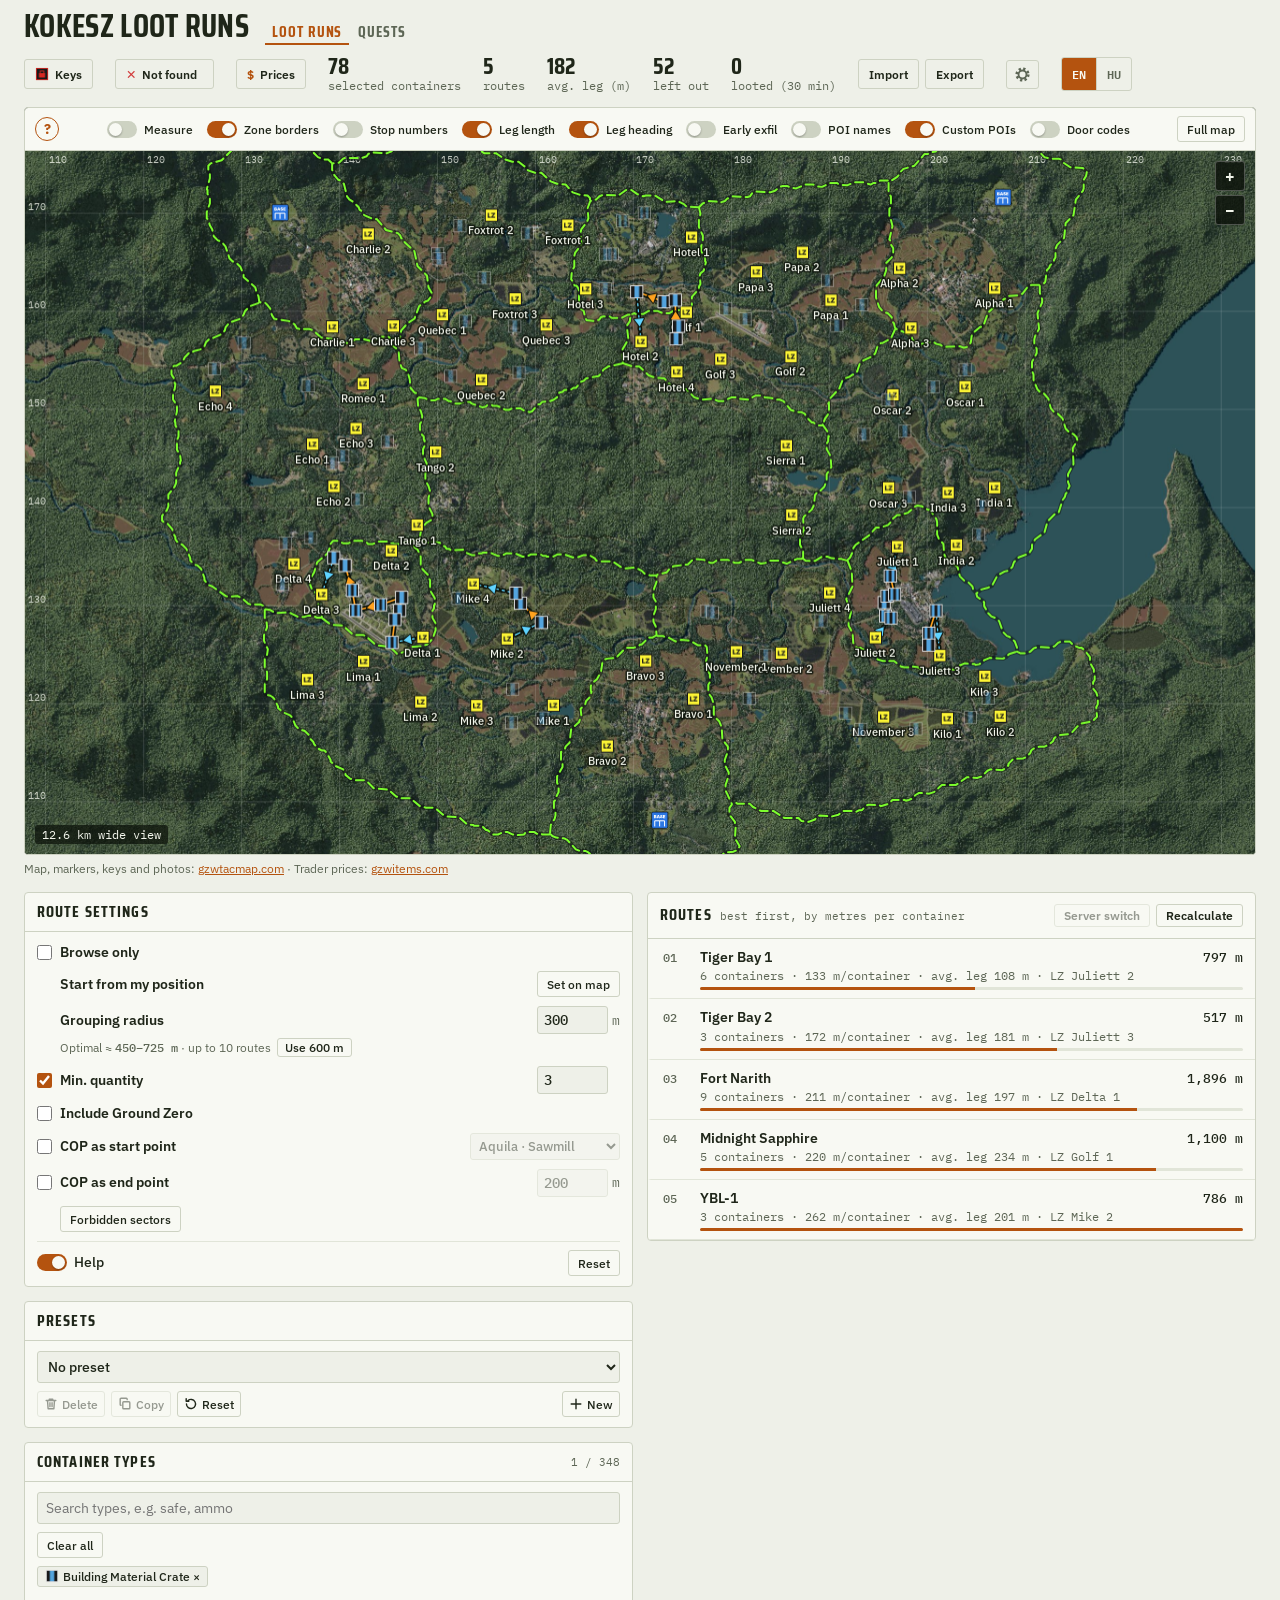
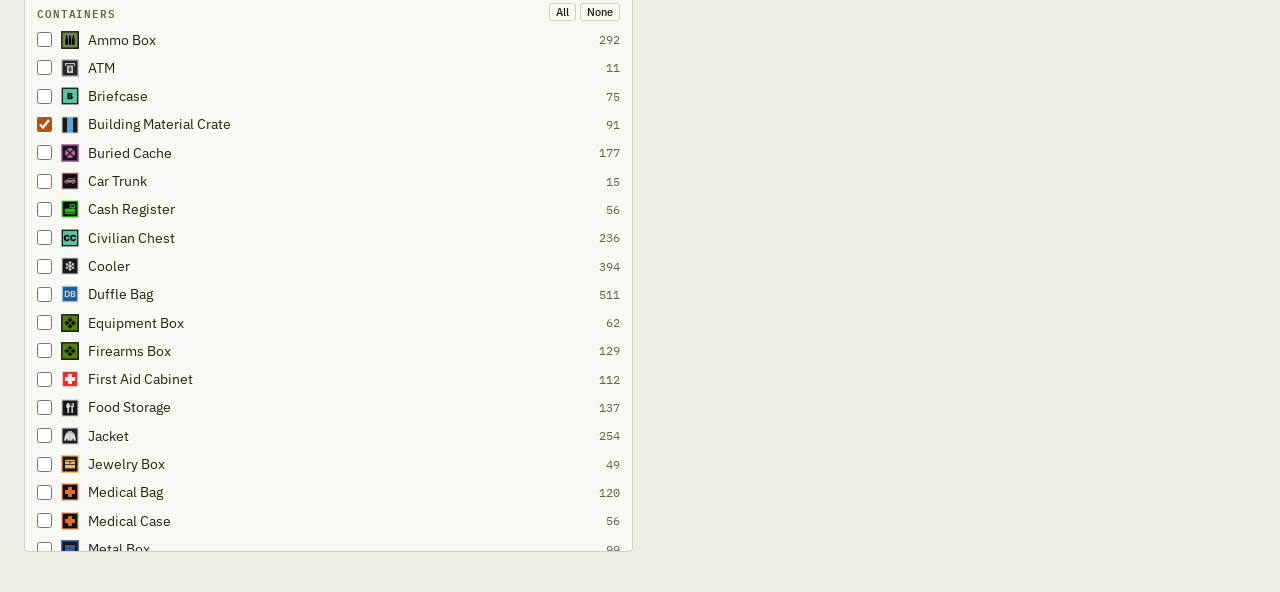
<file: index.html>
<!doctype html>
<html lang="en">
  <head>
    <meta charset="utf-8" />
    <meta name="viewport" content="width=device-width, initial-scale=1" />
    <!-- Search and link previews. The address is the GitHub Pages one (also in sitemap.xml); change both if it moves. -->
    <title>Gray Zone Warfare Loot Run Planner | Kokesz Loot Runs</title>
    <meta
      name="description"
      content="Gray Zone Warfare loot run planner for Lamang: pick containers, get the shortest loot routes from the nearest LZ, COP or your position. Keys, notes, prices."
    />
    <meta
      name="keywords"
      content="Gray Zone Warfare, GZW, loot run, loot route, loot map, Lamang map, container map, route planner, keys, trader sell prices"
    />
    <link rel="canonical" href="https://4dd4m.github.io/gzwClusters/" />
    <meta name="theme-color" content="#151a13" />
    <link rel="icon" href="favicon.svg" type="image/svg+xml" />
    <meta property="og:type" content="website" />
    <meta property="og:site_name" content="Kokesz Loot Runs" />
    <meta property="og:title" content="Gray Zone Warfare Loot Run Planner" />
    <meta
      property="og:description"
      content="Pick containers on the Lamang map and get the shortest loot routes from the nearest LZ, COP or your position. Keys, looted ticks, notes, custom POIs and trader prices."
    />
    <meta property="og:url" content="https://4dd4m.github.io/gzwClusters/" />
    <meta property="og:image" content="https://4dd4m.github.io/gzwClusters/og-image.jpg" />
    <meta property="og:image:width" content="1200" />
    <meta property="og:image:height" content="630" />
    <meta property="og:image:alt" content="Loot routes drawn on the Lamang map of Gray Zone Warfare" />
    <meta property="og:locale" content="en_US" />
    <meta property="og:locale:alternate" content="hu_HU" />
    <meta name="twitter:card" content="summary_large_image" />
    <meta name="twitter:title" content="Gray Zone Warfare Loot Run Planner" />
    <meta
      name="twitter:description"
      content="Shortest loot routes on the Lamang map, from the nearest LZ, COP or your position."
    />
    <meta name="twitter:image" content="https://4dd4m.github.io/gzwClusters/og-image.jpg" />
    <script type="application/ld+json">
      {
        "@context": "https://schema.org",
        "@type": "WebApplication",
        "name": "Kokesz Loot Runs",
        "alternateName": "Gray Zone Warfare Loot Run Planner",
        "url": "https://4dd4m.github.io/gzwClusters/",
        "image": "https://4dd4m.github.io/gzwClusters/og-image.jpg",
        "description": "Gray Zone Warfare loot run planner for the Lamang map: groups the containers you pick into routes, orders each by the shortest walk and starts it from the nearest landing zone, a COP or your position.",
        "applicationCategory": "GameApplication",
        "operatingSystem": "Any (web browser)",
        "inLanguage": ["en", "hu"],
        "isAccessibleForFree": true,
        "offers": { "@type": "Offer", "price": "0", "priceCurrency": "USD" },
        "about": { "@type": "VideoGame", "name": "Gray Zone Warfare" }
      }
    </script>
    <link rel="preconnect" href="https://fonts.googleapis.com" />
    <link
      rel="stylesheet"
      href="https://fonts.googleapis.com/css2?family=Saira+Condensed:wght@500;700&family=IBM+Plex+Sans:wght@400;500;600&family=IBM+Plex+Mono:wght@400;500&display=swap"
    />
    <link rel="stylesheet" href="app.css" />
  </head>
  <!-- Text comes from i18n.js (English or Hungarian): data-i18n* attributes name the keys. -->
  <body>
    <!-- for visitors and crawlers without JavaScript: what the page is -->
    <noscript>
      <p class="noscript">
        Kokesz Loot Runs is a Gray Zone Warfare loot run planner for the Lamang map: pick the container types you want, and
        it groups them into routes, puts each route in the shortest walking order and starts it from the nearest landing
        zone, a COP or your own position. It also shows key-locked doors, trader sell prices, notes and your own POIs.
        Turn on JavaScript to use it.
      </p>
    </noscript>
    <header>
      <div class="brandrow">
        <h1>Kokesz Loot Runs</h1>
        <nav class="sitenav" data-i18n-aria="nav.aria">
          <a href="index.html" aria-current="page" data-i18n="nav.planner"></a><a href="quests.html" data-i18n="nav.quests"></a>
        </nav>
      </div>
      <div class="stats">
        <button type="button" id="keysBtn" class="keysbtn" aria-haspopup="dialog">
          <img alt="" id="keysIc" /><span data-i18n="keys.btn"></span>
        </button>
        <button type="button" id="nfBtn" class="keysbtn nfbtn" aria-haspopup="dialog" data-i18n-title="nf.btnTitle">
          <i aria-hidden="true">✕</i><span data-i18n="nf.btn"></span><small id="nfCount"></small>
        </button>
        <button type="button" id="prBtn" class="keysbtn prbtn" aria-haspopup="dialog" data-i18n-title="pr.btnTitle">
          <i aria-hidden="true">$</i><span data-i18n="pr.btn"></span>
        </button>
        <div><b id="stContainers">0</b><span data-i18n="st.containers"></span></div>
        <div class="rt"><b id="stRuns">0</b><span data-i18n="st.runs"></span></div>
        <div class="rt"><b id="stAvg">–</b><span data-i18n="st.avg"></span></div>
        <div class="rt"><b id="stLeft">0</b><span data-i18n="st.left"></span></div>
        <div class="rt" data-i18n-title="st.lootedTitle"><b id="stLooted">0</b><span data-i18n="st.looted"></span></div>
        <div class="io">
          <button type="button" id="importBtn" data-i18n="io.import" data-i18n-title="io.importTitle"></button>
          <button type="button" id="exportBtn" data-i18n="io.export" data-i18n-title="io.exportTitle"></button>
          <input type="file" id="importFile" accept=".json,application/json" hidden />
        </div>
        <button type="button" id="cfgBtn" class="cfgbtn" aria-haspopup="dialog" data-i18n-title="cfg.btnTitle" data-i18n-aria="cfg.btnTitle">
          <svg viewBox="0 0 24 24" width="17" height="17" aria-hidden="true">
            <circle cx="12" cy="12" r="8.2" fill="none" stroke="currentColor" stroke-width="3.6" stroke-dasharray="3.2 3.24" />
            <circle cx="12" cy="12" r="5.6" fill="none" stroke="currentColor" stroke-width="2.6" />
          </svg>
        </button>
        <div class="lang" role="radiogroup" aria-label="Language / Nyelv">
          <button type="button" role="radio" data-lang="en" aria-checked="true" title="English">EN</button
          ><button type="button" role="radio" data-lang="hu" aria-checked="false" title="Magyar">HU</button>
        </div>
      </div>
    </header>
    <dialog id="keys" aria-labelledby="keysT">
      <div class="dlghead">
        <h2 id="keysT" data-i18n="keys.title"></h2>
        <button type="button" id="keysClose" data-i18n="close"></button>
      </div>
      <div class="ktabs" id="ktabs" role="tablist" data-i18n-aria="keys.tabs">
        <button type="button" role="tab" id="ktab1" aria-controls="kpan1">
          <span data-i18n="keys.tab1"></span><small id="kc1"></small>
        </button>
        <button type="button" role="tab" id="ktab2" aria-controls="kpan2">
          <span data-i18n="keys.tab2"></span><small id="kc2"></small>
        </button>
      </div>
      <p class="dlgnote" id="keysNote"></p>
      <p class="dlgnote kroute" id="kRoute" hidden><i aria-hidden="true"></i><span></span></p>
      <div class="keygrid" id="kpan1" role="tabpanel" aria-labelledby="ktab1"></div>
      <div class="keygrid" id="kpan2" role="tabpanel" aria-labelledby="ktab2"></div>
      <div class="kpop" id="kpop" hidden>
        <canvas></canvas>
        <div class="kprow">
          <img alt="" />
          <div><b></b><span></span><span></span><span></span><span></span></div>
        </div>
      </div>
    </dialog>
    <dialog id="nfDlg" aria-labelledby="nfT">
      <div class="dlghead">
        <h2 id="nfT" data-i18n="nf.title"></h2>
        <span class="nfhead"
          ><button type="button" id="nfClear" data-i18n="nf.clearAll"></button
          ><button type="button" id="nfClose" data-i18n="close"></button
        ></span>
      </div>
      <p class="dlgnote" data-i18n="nf.note"></p>
      <div class="nflist" id="nfList"></div>
    </dialog>
    <dialog id="cfgDlg" aria-labelledby="cfgT">
      <div class="dlghead">
        <h2 id="cfgT" data-i18n="cfg.title"></h2>
        <span class="nfhead"
          ><button type="button" id="cfgReset" data-i18n="cfg.reset"></button
          ><button type="button" id="cfgClose" data-i18n="close"></button
        ></span>
      </div>
      <p class="dlgnote" data-i18n="cfg.note"></p>
      <div class="cfg">
        <fieldset>
          <legend data-i18n="cfg.route"></legend>
          <label><span data-i18n="cfg.color"></span><input type="color" data-st="routeColor" /></label>
          <label><span data-i18n="cfg.line"></span><select data-st="routeLine"></select></label>
          <label><span data-i18n="cfg.width"></span><input type="range" min="1" max="7" step="0.1" data-st="routeWidth" /><output></output></label>
        </fieldset>
        <fieldset>
          <legend data-i18n="cfg.leg"></legend>
          <label><span data-i18n="cfg.color"></span><input type="color" data-st="legColor" /></label>
          <label><span data-i18n="cfg.line"></span><select data-st="legLine"></select></label>
          <label><span data-i18n="cfg.width"></span><input type="range" min="1" max="6" step="0.1" data-st="legWidth" /><output></output></label>
        </fieldset>
        <fieldset>
          <legend data-i18n="cfg.arrows"></legend>
          <label><span data-i18n="cfg.arrow"></span><select data-st="arrow"></select></label>
          <label><span data-i18n="cfg.arrowSize"></span><input type="range" min="4" max="14" step="0.5" data-st="arrowSize" /><output></output></label>
        </fieldset>
        <fieldset>
          <legend data-i18n="cfg.icons"></legend>
          <label><span data-i18n="cfg.iconSize"></span><input type="range" min="60" max="180" step="5" data-st="iconSize" /><output></output></label>
          <label><span data-i18n="cfg.lzSize"></span><input type="range" min="60" max="180" step="5" data-st="lzSize" /><output></output></label>
          <label><span data-i18n="cfg.cmSize"></span><input type="range" min="60" max="180" step="5" data-st="cmSize" /><output></output></label>
        </fieldset>
        <fieldset>
          <legend data-i18n="cfg.opacity"></legend>
          <label><span data-i18n="cfg.opLooted"></span><input type="range" min="5" max="100" step="5" data-st="opLooted" /><output></output></label>
          <label><span data-i18n="cfg.opExcl"></span><input type="range" min="5" max="100" step="5" data-st="opExcl" /><output></output></label>
          <label><span data-i18n="cfg.opNf"></span><input type="range" min="5" max="100" step="5" data-st="opNf" /><output></output></label>
          <label><span data-i18n="cfg.opLeft"></span><input type="range" min="5" max="100" step="5" data-st="opLeft" /><output></output></label>
          <label><span data-i18n="cfg.opOther"></span><input type="range" min="5" max="100" step="5" data-st="opOther" /><output></output></label>
        </fieldset>
      </div>
    </dialog>
    <div class="ctxmenu" id="ctxMenu" role="menu" data-i18n-aria="ctx.aria" hidden>
      <button type="button" role="menuitem" id="ctxAdd" data-i18n="ctx.add"></button>
      <button type="button" role="menuitem" id="ctxEdit" data-i18n="ctx.edit"></button>
      <button type="button" role="menuitem" id="ctxRoute"></button>
      <button type="button" role="menuitem" id="ctxNf"></button>
      <button type="button" role="menuitem" id="ctxCode" data-i18n="ctx.code"></button>
      <button type="button" role="menuitem" id="ctxNote"></button>
    </div>
    <dialog id="noteDlg" aria-labelledby="noteT">
      <div class="dlghead"><h2 id="noteT"></h2></div>
      <form id="noteForm" class="dlgform" novalidate>
        <label for="noteText" id="noteFor"></label>
        <textarea id="noteText" rows="4" maxlength="300" data-i18n-placeholder="note.ph"></textarea>
        <div class="dlgbtns">
          <button type="button" id="noteDel" class="danger" data-i18n="note.del"></button>
          <button type="button" id="noteCancel" data-i18n="preset.cancel"></button>
          <button type="submit" id="noteOk" class="primary"></button>
        </div>
      </form>
    </dialog>
    <dialog id="cmDlg" aria-labelledby="cmT">
      <div class="dlghead"><h2 id="cmT"></h2></div>
      <form id="cmForm" class="dlgform" novalidate>
        <label for="cmName" data-i18n="cm.nameLabel"></label>
        <input type="text" id="cmName" maxlength="40" autocomplete="off" data-i18n-placeholder="cm.namePh" />
        <span class="dlglabel" id="cmIconLbl" data-i18n="cm.iconLabel"></span>
        <div class="cmicons" id="cmIcons" role="radiogroup" aria-labelledby="cmIconLbl"></div>
        <div class="dlgbtns">
          <button type="button" id="cmDel" class="danger" data-i18n="cm.del"></button>
          <button type="button" id="cmCancel" data-i18n="preset.cancel"></button>
          <button type="submit" id="cmOk" class="primary"></button>
        </div>
      </form>
    </dialog>
    <dialog id="rtDlg" aria-labelledby="rtT">
      <div class="dlghead"><h2 id="rtT" data-i18n="rt.title"></h2></div>
      <form id="rtForm" class="dlgform" novalidate>
        <p class="rtfor" id="rtFor"></p>
        <p class="rtnote" data-i18n="rt.note"></p>
        <label for="rtType" data-i18n="rt.typeLabel"></label>
        <select id="rtType"></select>
        <input type="text" id="rtNew" maxlength="40" autocomplete="off" data-i18n-placeholder="rt.newPh" data-i18n-aria="rt.newPh" hidden />
        <label for="rtSec" data-i18n="rt.secLabel"></label>
        <select id="rtSec"></select>
        <div class="dlgbtns">
          <button type="button" id="rtOff" class="danger" data-i18n="rt.off"></button>
          <button type="button" id="rtCancel" data-i18n="preset.cancel"></button>
          <button type="submit" id="rtOk" class="primary"></button>
        </div>
      </form>
    </dialog>
    <dialog id="prDlg" aria-labelledby="prT">
      <div class="dlghead">
        <h2 id="prT" data-i18n="pr.title"></h2>
        <span class="nfhead"
          ><a
            class="btnlink"
            href="https://gzwitems.com/contribute"
            target="_blank"
            rel="noopener"
            data-i18n="pr.report"
            data-i18n-title="pr.reportTitle"
          ></a
          ><button type="button" id="prClose" data-i18n="close"></button
        ></span>
      </div>
      <p class="dlgnote" data-i18n-html="pr.note"></p>
      <div class="prbar">
        <input type="search" id="prQ" data-i18n-placeholder="pr.searchPh" data-i18n-aria="pr.searchAria" />
        <select id="prCat" data-i18n-aria="pr.catAria"></select>
        <label><input type="checkbox" id="prFresh" /><span data-i18n="pr.fresh"></span></label>
        <label><input type="checkbox" id="prZero" /><span data-i18n="pr.zero"></span><small id="prZeroN"></small></label>
      </div>
      <p class="prstat" id="prStat" role="status"></p>
      <div class="prlist" id="prList">
        <table>
          <thead>
            <tr>
              <th><span class="sr" data-i18n="pr.thIcon"></span></th>
              <th data-k="name"><button type="button" data-i18n="pr.thItem"></button></th>
              <th data-k="price"><button type="button" data-i18n="pr.thPrice"></button></th>
              <th data-k="slot"><button type="button" data-i18n="pr.thSlot" data-i18n-title="pr.thSlotTitle"></button></th>
              <th data-k="at"><button type="button" data-i18n="pr.thAt"></button></th>
            </tr>
          </thead>
          <tbody id="prRows"></tbody>
        </table>
      </div>
    </dialog>
    <dialog id="secDlg" aria-labelledby="secT">
      <div class="dlghead">
        <h2 id="secT" data-i18n="sec.title"></h2>
        <button type="button" id="secClose" data-i18n="close"></button>
      </div>
      <p class="dlgnote" data-i18n="sec.note"></p>
      <div class="seclist" id="secList"></div>
    </dialog>
    <dialog id="clearDlg" aria-labelledby="clearT" aria-describedby="clearD">
      <div class="dlghead"><h2 id="clearT" data-i18n="clear.title"></h2></div>
      <p class="confirmtxt" id="clearD" data-i18n="clear.text"></p>
      <div class="dlgbtns">
        <button type="button" id="clearNo" data-i18n="clear.no"></button>
        <button type="button" id="clearYes" class="danger" data-i18n="clear.yes"></button>
      </div>
    </dialog>
    <dialog id="presetDlg" aria-labelledby="presetT">
      <div class="dlghead"><h2 id="presetT" data-i18n="preset.newTitle"></h2></div>
      <form id="presetForm" class="dlgform" novalidate>
        <label for="presetName" data-i18n="preset.nameLabel"></label>
        <input type="text" id="presetName" maxlength="40" autocomplete="off" data-i18n-placeholder="preset.namePh" />
        <p class="dlgerr" id="presetErr" role="alert" hidden></p>
        <div class="dlgbtns">
          <button type="button" id="presetCancel" data-i18n="preset.cancel"></button>
          <button type="submit" id="presetOk" class="primary" data-i18n="preset.create"></button>
        </div>
      </form>
    </dialog>
    <dialog id="presetDelDlg" aria-labelledby="presetDelT" aria-describedby="presetDelD">
      <div class="dlghead"><h2 id="presetDelT" data-i18n="preset.delTitle"></h2></div>
      <p class="confirmtxt" id="presetDelD"></p>
      <div class="dlgbtns">
        <button type="button" id="presetDelNo" data-i18n="preset.no"></button>
        <button type="button" id="presetDelYes" class="danger" data-i18n="preset.yes"></button>
      </div>
    </dialog>
    <dialog id="ioDlg" aria-labelledby="ioT" aria-describedby="ioD">
      <div class="dlghead"><h2 id="ioT"></h2></div>
      <p class="confirmtxt" id="ioD"></p>
      <div class="dlgbtns">
        <button type="button" id="ioNo"></button>
        <button type="button" id="ioYes" class="primary" data-i18n="preset.yes"></button>
      </div>
    </dialog>
    <dialog id="xferDlg" aria-labelledby="xferT" aria-describedby="xferD">
      <div class="dlghead"><h2 id="xferT"></h2></div>
      <p class="confirmtxt" id="xferD"></p>
      <div class="xferlist" id="xferList"></div>
      <div class="dlgbtns">
        <button type="button" id="xferNo" data-i18n="preset.cancel"></button>
        <button type="button" id="xferYes" class="primary"></button>
      </div>
    </dialog>
    <dialog id="presetResetDlg" aria-labelledby="presetResetT" aria-describedby="presetResetD">
      <div class="dlghead"><h2 id="presetResetT"></h2></div>
      <p class="confirmtxt" id="presetResetD"></p>
      <div class="dlgbtns">
        <button type="button" id="presetResetNo" data-i18n="preset.no"></button>
        <button type="button" id="presetResetYes" class="danger" data-i18n="preset.yes"></button>
      </div>
    </dialog>

    <div class="layout">
      <aside class="filters">
        <section class="panel">
          <h2 data-i18n="set.title"></h2>
          <div class="set">
            <div class="opt">
              <input type="checkbox" id="browse" aria-describedby="hBrowse" />
              <label for="browse" data-i18n="browse.label"></label>
              <span></span>
              <div class="hint wide" id="hBrowse" role="tooltip" data-i18n-html="browse.hint"></div>
            </div>
            <div class="opt">
              <span class="cbspace" aria-hidden="true"></span>
              <label for="meSet" data-i18n="me.label"></label>
              <span class="mebtns"
                ><button type="button" id="meSet" aria-describedby="hMe"></button
                ><button
                  type="button"
                  id="meClear"
                  data-i18n-title="me.clearTitle"
                  data-i18n-aria="me.clearTitle"
                  hidden
                >
                  ✕
                </button></span
              >
              <div class="hint wide" id="hMe" role="tooltip" data-i18n-html="me.hint"></div>
            </div>
            <div class="opt">
              <span class="cbspace" aria-hidden="true"></span>
              <label for="r" data-i18n="r.label"></label>
              <span class="num"
                ><input type="number" id="r" min="150" max="3000" step="25" value="300" aria-describedby="hR" />m</span
              >
              <div class="hint wide" id="hR" role="tooltip" data-i18n-html="r.hint"></div>
              <span id="rEst" class="rest"></span>
            </div>
            <div class="opt">
              <input type="checkbox" id="useQ" checked aria-describedby="hQ" />
              <label for="useQ" data-i18n="q.label"></label>
              <span class="num"
                ><input type="number" id="q" min="1" max="500" step="1" value="3" data-i18n-aria="q.aria" /><span
                  aria-hidden="true"
                  style="visibility: hidden"
                  >m</span
                ></span
              >
              <div class="hint wide" id="hQ" role="tooltip" data-i18n-html="q.hint"></div>
            </div>
            <div class="opt">
              <input type="checkbox" id="useGZ" aria-describedby="hGZ" />
              <label for="useGZ" data-i18n="gz.label"></label>
              <span></span>
              <div class="hint wide" id="hGZ" role="tooltip" data-i18n-html="gz.hint"></div>
            </div>
            <div class="opt" id="copSRow">
              <input type="checkbox" id="useCopS" aria-describedby="hCopS" />
              <label for="useCopS" data-i18n="copS.label"></label>
              <select id="copStart" data-i18n-aria="copS.aria" data-i18n-title="copS.title"></select>
              <div class="hint wide" id="hCopS" role="tooltip" data-i18n-html="copS.hint"></div>
            </div>
            <div class="opt">
              <input type="checkbox" id="useCopE" aria-describedby="hCopE" />
              <label for="useCopE" data-i18n="copE.label"></label>
              <span class="num"
                ><input
                  type="number"
                  id="copBias"
                  min="0"
                  max="5000"
                  step="50"
                  value="200"
                  data-i18n-aria="copBias.aria"
                />m</span
              >
              <div class="hint wide" id="hCopE" role="tooltip" data-i18n-html="copE.hint"></div>
            </div>
            <div class="opt">
              <span class="cbspace" aria-hidden="true"></span>
              <span><button type="button" id="secBtn" aria-haspopup="dialog" aria-describedby="hSec"></button></span>
              <span></span>
              <div class="hint wide" id="hSec" role="tooltip" data-i18n-html="sec.hint"></div>
            </div>
            <div class="reset">
              <label class="switch" data-i18n-title="hints.title"
                ><input type="checkbox" role="switch" id="hints" checked /><span class="track" aria-hidden="true"></span
                ><span data-i18n="hints.label"></span
              ></label>
              <span class="note-reset" id="savedNote" hidden data-i18n="reset.done"></span
              ><button type="button" id="reset" data-i18n="reset.btn" data-i18n-title="reset.title"></button>
            </div>
          </div>
        </section>
        <section class="panel">
          <h2 data-i18n="preset.title"></h2>
          <div class="presets">
            <select id="preset" data-i18n-aria="preset.selectAria" aria-describedby="hPreset"></select>
            <div class="prow">
              <button type="button" id="presetDel" data-i18n-title="preset.delTitle">
                <svg viewBox="0 0 16 16" width="14" height="14" aria-hidden="true" fill="none" stroke="currentColor" stroke-width="1.6" stroke-linecap="round" stroke-linejoin="round"><path d="M2.5 4h11M6 4V2.5h4V4M4 4l.7 9.5h6.6L12 4M6.8 6.5v4.5M9.2 6.5v4.5" /></svg
                ><span data-i18n="preset.delete"></span>
              </button>
              <button type="button" id="presetCopy" aria-haspopup="dialog" data-i18n-title="preset.copyTitle">
                <svg viewBox="0 0 16 16" width="14" height="14" aria-hidden="true" fill="none" stroke="currentColor" stroke-width="1.6" stroke-linecap="round" stroke-linejoin="round"><rect x="5.5" y="5.5" width="8" height="8" rx="1" /><path d="M10.5 3V2.5a1 1 0 0 0-1-1h-6a1 1 0 0 0-1 1v6a1 1 0 0 0 1 1H3" /></svg
                ><span data-i18n="preset.copy"></span>
              </button>
              <button type="button" id="presetReset" aria-haspopup="dialog" data-i18n-title="preset.resetTitle">
                <svg viewBox="0 0 16 16" width="14" height="14" aria-hidden="true" fill="none" stroke="currentColor" stroke-width="1.6" stroke-linecap="round" stroke-linejoin="round"><path d="M2.8 8a5.2 5.2 0 1 0 1.6-3.8M2.5 1.8v3h3" /></svg
                ><span data-i18n="preset.reset"></span>
              </button>
              <button type="button" id="presetNew" aria-haspopup="dialog" data-i18n-title="preset.newTitle">
                <svg viewBox="0 0 16 16" width="14" height="14" aria-hidden="true" fill="none" stroke="currentColor" stroke-width="1.6" stroke-linecap="round" stroke-linejoin="round"><path d="M8 2.5v11M2.5 8h11" /></svg
                ><span data-i18n="preset.new"></span>
              </button>
            </div>
            <div class="hint wide" id="hPreset" role="tooltip" data-i18n-html="preset.hint"></div>
          </div>
        </section>
        <section class="panel">
          <h2><span data-i18n="ty.title"></span> <small id="tyCount"></small></h2>
          <div class="tsearch">
            <input type="search" id="tq" data-i18n-placeholder="ty.searchPh" data-i18n-aria="ty.searchAria" />
            <div class="tsel"><button type="button" id="tyNone" data-i18n="ty.none"></button></div>
            <div class="chips" id="chips"></div>
          </div>
          <div class="types" id="types"></div>
        </section>
      </aside>

      <div class="mapcol">
        <div class="mapbox" id="mapbox">
          <div class="maptools">
            <div class="legend">
              <button type="button" class="lghelp" aria-describedby="lgPop" data-i18n-aria="lg.title" data-i18n-title="lg.title">?</button>
              <div class="lgpop" id="lgPop" role="tooltip">
                <div class="lgrow rt"><i class="sym"><i class="ln"></i></i><span data-i18n-html="lg.route"></span></div>
                <div class="lgrow rt"><i class="sym"><i class="ln d"></i></i><span data-i18n-html="lg.lzleg"></span></div>
                <div class="lgrow"><i class="sym"><img alt="" data-lgicon="landingZone" /></i><span data-i18n-html="lg.lz"></span></div>
                <div class="lgrow rt"><i class="sym"><i class="num">3</i></i><span data-i18n-html="lg.num"></span></div>
                <div class="lgrow"><i class="sym"><i class="badge ok">✓</i></i><span data-i18n-html="lg.looted"></span></div>
                <div class="lgrow"><i class="sym"><i class="badge nf">✕</i></i><span data-i18n-html="lg.nf"></span></div>
                <div class="lgrow"><i class="sym"><svg viewBox="0 0 17 16" width="17" height="16" aria-hidden="true"><path d="M4 1h9a3 3 0 0 1 3 3v5a3 3 0 0 1-3 3h-1l1 3.5L9 12H4a3 3 0 0 1-3-3V4a3 3 0 0 1 3-3z" fill="#f3c623" stroke="#0d130b" stroke-width="1.4"/><circle cx="5" cy="6.5" r="1.1" fill="#0d130b"/><circle cx="8.5" cy="6.5" r="1.1" fill="#0d130b"/><circle cx="12" cy="6.5" r="1.1" fill="#0d130b"/></svg></i><span data-i18n-html="lg.note"></span></div>
                <div class="lgrow"><i class="sym"><svg viewBox="0 0 18 24" width="13" height="18" aria-hidden="true"><path d="M9 23C8 20 2 15 2 9a7 7 0 0 1 14 0c0 6-6 11-7 14z" fill="#2fbf71" stroke="#0d130b" stroke-width="1.8"/><circle cx="9" cy="9" r="2.8" fill="#fff"/></svg></i><span data-i18n-html="lg.me"></span></div>
                <div class="lgrow"><i class="sym"><img alt="" data-lgicon="cm-drug" /></i><span data-i18n-html="lg.cm"></span></div>
                <div class="lgrow"><i class="sym"><i class="ln z"></i></i><span data-i18n-html="lg.zone"></span></div>
                <p class="lgclick" data-i18n-html="lg.click"></p>
              </div>
            </div>
            <div class="tools">
              <label class="switch" data-i18n-title="sw.measureTitle"
                ><input type="checkbox" role="switch" id="measure" /><span class="track" aria-hidden="true"></span
                ><span data-i18n="sw.measure"></span></label
              ><label class="switch" data-i18n-title="sw.zonesTitle"
                ><input type="checkbox" role="switch" id="zoneB" /><span class="track" aria-hidden="true"></span
                ><span data-i18n="sw.zones"></span></label
              ><label class="switch rt"
                ><input type="checkbox" role="switch" id="legNum" /><span class="track" aria-hidden="true"></span
                ><span data-i18n="sw.legNum"></span></label
              ><label class="switch rt"
                ><input type="checkbox" role="switch" id="legLen" /><span class="track" aria-hidden="true"></span
                ><span data-i18n="sw.legLen"></span></label
              ><label class="switch rt"
                ><input type="checkbox" role="switch" id="legHead" /><span class="track" aria-hidden="true"></span
                ><span data-i18n="sw.legHead"></span></label
              ><label class="switch rt bailsw" data-i18n-title="sw.bailTitle"
                ><input type="checkbox" role="switch" id="bail" /><span class="track" aria-hidden="true"></span
                ><span data-i18n="sw.bail"></span></label
              ><label class="switch" data-i18n-title="sw.poiTitle"
                ><input type="checkbox" role="switch" id="poiNames" /><span class="track" aria-hidden="true"></span
                ><span data-i18n="sw.poi"></span></label
              ><label class="switch" data-i18n-title="sw.cmTitle"
                ><input type="checkbox" role="switch" id="cmShow" /><span class="track" aria-hidden="true"></span
                ><span data-i18n="sw.cm"></span></label
              ><label class="switch" data-i18n-title="sw.codesTitle"
                ><input type="checkbox" role="switch" id="doorCodes" /><span class="track" aria-hidden="true"></span
                ><span data-i18n="sw.codes"></span
              ></label>
            </div>
            <button id="full" type="button" data-i18n="full"></button>
          </div>
          <canvas id="cv" tabindex="0" data-i18n-aria="cv.aria"></canvas>
          <div class="zoomctl">
            <button type="button" id="zIn" data-i18n-title="zoom.inTitle" data-i18n-aria="zoom.in">+</button
            ><button type="button" id="zOut" data-i18n-title="zoom.outTitle" data-i18n-aria="zoom.out">−</button>
          </div>
          <div class="zlvl"><span id="zlvl"></span><span id="gridAt" hidden></span></div>
          <div class="mhint" id="mhint" role="status" hidden></div>
          <div class="tip" id="tip" hidden></div>
          <div class="busy" id="busy" hidden data-i18n="busy"></div>
        </div>
        <p class="mapcredit" id="mapCredit" data-i18n-html="credit"></p>
      </div>

      <aside class="right nosel noanim">
        <section class="panel">
          <h2>
            <span class="rtitle"><span data-i18n="runs.title"></span> <small data-i18n="runs.sub"></small></span
            ><span class="rbtns rt"
              ><button type="button" id="srvReset" class="recalc" data-i18n-title="server.title">
                <span data-i18n="server.btn"></span></button
              ><button type="button" id="recalc" class="recalc" data-i18n-title="recalc.title">
                <span data-i18n="recalc.btn"></span><b id="recalcN" hidden></b></button
            ></span>
          </h2>
          <div class="runs" id="runs"></div>
        </section>
        <section class="panel detpanel">
          <h2>
            <span id="dT"></span
            ><label class="inv" data-i18n-title="inv.title"
              ><input type="checkbox" id="inv" /> <span data-i18n="inv.label"></span
            ></label>
          </h2>
          <div class="det" id="det"></div>
          <div class="tbl">
            <table>
              <thead>
                <tr>
                  <th>#</th>
                  <th data-i18n="th.stop"></th>
                  <th data-i18n="th.leg"></th>
                  <th id="thHdg" data-i18n="th.hdg"></th>
                  <th data-i18n-title="th.looted">✓</th>
                  <th data-i18n-title="th.nf">✕</th>
                </tr>
              </thead>
              <tbody id="wp"></tbody>
            </table>
          </div>
        </section>
      </aside>
    </div>

    <script src="i18n.js"></script>
    <script src="data.js"></script>
    <script src="planner.js"></script>
    <script src="app.js"></script>
  </body>
</html>
</file>
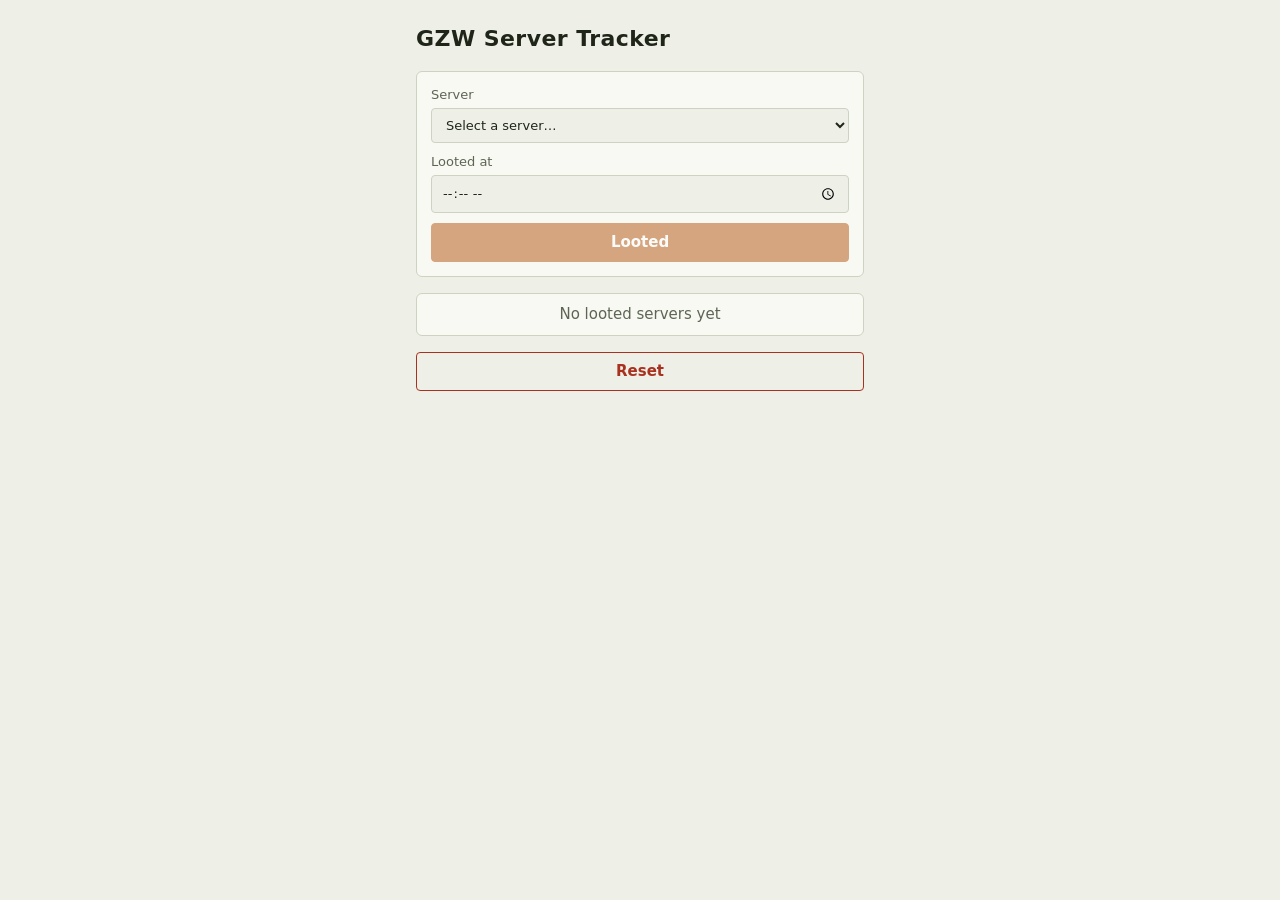
<file: serverTracker/index.html>
<!doctype html>
<html lang="en">
  <head>
    <meta charset="utf-8" />
    <meta name="viewport" content="width=device-width, initial-scale=1" />
    <title>GZW Server Tracker</title>
    <link rel="icon" href="../favicon.svg" type="image/svg+xml" />
    <style>
      :root {
        --bg: #eef0e8;
        --paper: #f8f9f3;
        --ink: #1f2619;
        --muted: #5d6655;
        --line: #cdd2c2;
        --accent: #b4530f;
        --danger: #a8321f;
        --fresh: #c62828;
        --ready: #2e7d32;
        --body: "IBM Plex Sans", system-ui, sans-serif;
        --mono: "IBM Plex Mono", ui-monospace, Consolas, monospace;
      }
      @media (prefers-color-scheme: dark) {
        :root {
          --bg: #151a13;
          --paper: #1c2219;
          --ink: #e3e8d9;
          --muted: #9aa58e;
          --line: #343d2e;
          --accent: #f08a3c;
          --danger: #e0644c;
          --fresh: #ef5350;
          --ready: #66bb6a;
          color-scheme: dark;
        }
      }
      * { box-sizing: border-box; }
      body {
        margin: 0;
        background: var(--bg);
        color: var(--ink);
        font: 15px/1.4 var(--body);
      }
      main { max-width: 480px; margin: 0 auto; padding: 24px 16px; }
      h1 { font-size: 22px; margin: 0 0 16px; letter-spacing: 0.02em; }
      form, ul {
        background: var(--paper);
        border: 1px solid var(--line);
        border-radius: 6px;
        padding: 14px;
      }
      form { display: grid; gap: 10px; }
      label { display: grid; gap: 4px; font-size: 13px; color: var(--muted); }
      select, input, button {
        font: inherit;
        color: var(--ink);
        background: var(--bg);
        border: 1px solid var(--line);
        border-radius: 4px;
        padding: 8px 10px;
      }
      button { cursor: pointer; font-weight: 600; }
      #looted { background: var(--accent); border-color: var(--accent); color: #fff; }
      #looted:disabled { opacity: 0.5; cursor: default; }
      ul { list-style: none; margin: 16px 0; padding: 0; }
      li {
        display: flex;
        justify-content: space-between;
        padding: 10px 14px;
        border-top: 1px solid var(--line);
      }
      li:first-child { border-top: 0; }
      li .dot {
        width: 10px;
        height: 10px;
        border-radius: 50%;
        margin-right: 10px;
        align-self: center;
        flex: none;
        background: var(--ready);
      }
      li .dot.fresh { background: var(--fresh); }
      li .ago { font-family: var(--mono); color: var(--accent); margin-left: auto; }
      li .del {
        margin-left: 12px;
        padding: 0 8px;
        color: var(--danger);
        border-color: transparent;
        background: transparent;
        line-height: 1;
      }
      li .del:hover { border-color: var(--danger); }
      ul:empty::before { content: "No looted servers yet"; display: block; padding: 10px 14px; text-align: center; color: var(--muted); }
      #reset { width: 100%; color: var(--danger); border-color: var(--danger); background: transparent; }
    </style>
  </head>
  <body>
    <main>
      <h1>GZW Server Tracker</h1>

      <form id="form">
        <label>
          Server
          <select id="server" required>
            <option value="">Select a server…</option>
          </select>
        </label>
        <label>
          Looted at
          <input id="time" type="time" required />
        </label>
        <button id="looted" type="submit" disabled>Looted</button>
      </form>

      <ul id="list"></ul>
      <template id="row">
        <li><span class="dot"></span><span class="name"></span><span class="ago"></span><button class="del" type="button" title="Remove">✕</button></li>
      </template>

      <button id="reset" type="button">Reset</button>
    </main>

    <script>
      const SERVERS = [
        "Asia East", "Asia Northeast", "Asia Southeast",
        "Europe East", "Europe West",
        "Mainland China", "Middle East", "Oceania",
        "South Africa East", "South Africa West", "South America",
        "US Central", "US East", "US West",
      ];
      const KEY = "gzwServerTracker";
      const HOUR = 3600000;

      const $ = (id) => document.getElementById(id);

      const load = () => {
        try { return JSON.parse(localStorage.getItem(KEY)) || {}; } catch { return {}; }
      };

      /* server cleanup: drops servers looted more than an hour ago (on load, and on each Looted) */
      function prune(data) {
        for (const [name, at] of Object.entries(data)) if (Date.now() - at > HOUR) delete data[name];
        return data;
      }

      function commit(data) {
        localStorage.setItem(KEY, JSON.stringify(data));
        renderServers(data);
        render(data);
      }

      /* the dropdown offers only servers not already in the looted list */
      function renderServers(data) {
        const sel = $("server"),
          keep = sel.value;
        sel.length = 1;
        for (const name of SERVERS) if (!(name in data)) sel.add(new Option(name));
        sel.value = keep in data ? "" : keep;
        $("looted").disabled = !sel.value;
      }

      function render(data = load()) {
        const now = Date.now();
        $("list").replaceChildren(
          ...Object.entries(data)
            .sort((a, b) => a[1] - b[1])
            .map(([name, at]) => {
              const li = $("row").content.firstElementChild.cloneNode(true);
              const mins = Math.max(0, Math.floor((now - at) / 60000));
              li.dataset.name = name;
              /* red while looted less than an hour ago, green after */
              li.querySelector(".dot").classList.toggle("fresh", mins < 60);
              li.querySelector(".name").textContent = name;
              li.querySelector(".ago").textContent = `${mins} min`;
              return li;
            })
        );
      }

      $("server").addEventListener("change", () => {
        $("time").value = new Date().toTimeString().slice(0, 5);
        $("looted").disabled = !$("server").value;
      });

      $("form").addEventListener("submit", (e) => {
        e.preventDefault();
        const [h, m] = $("time").value.split(":").map(Number);
        const at = new Date();
        at.setHours(h, m, 0, 0);
        /* a time later than now means it was looted before midnight */
        if (at > Date.now()) at.setDate(at.getDate() - 1);
        const data = prune(load());
        data[$("server").value] = at.getTime();
        commit(data);
      });

      $("list").addEventListener("click", (e) => {
        const name = e.target.closest(".del")?.parentElement.dataset.name;
        if (!name || !confirm(`Remove ${name} from the looted list?`)) return;
        const data = load();
        delete data[name];
        commit(data);
      });

      $("reset").addEventListener("click", () => {
        if (confirm("Clear all looted servers?")) commit({});
      });

      commit(prune(load()));
      setInterval(render, 15000);
    </script>
  </body>
</html>
</file>
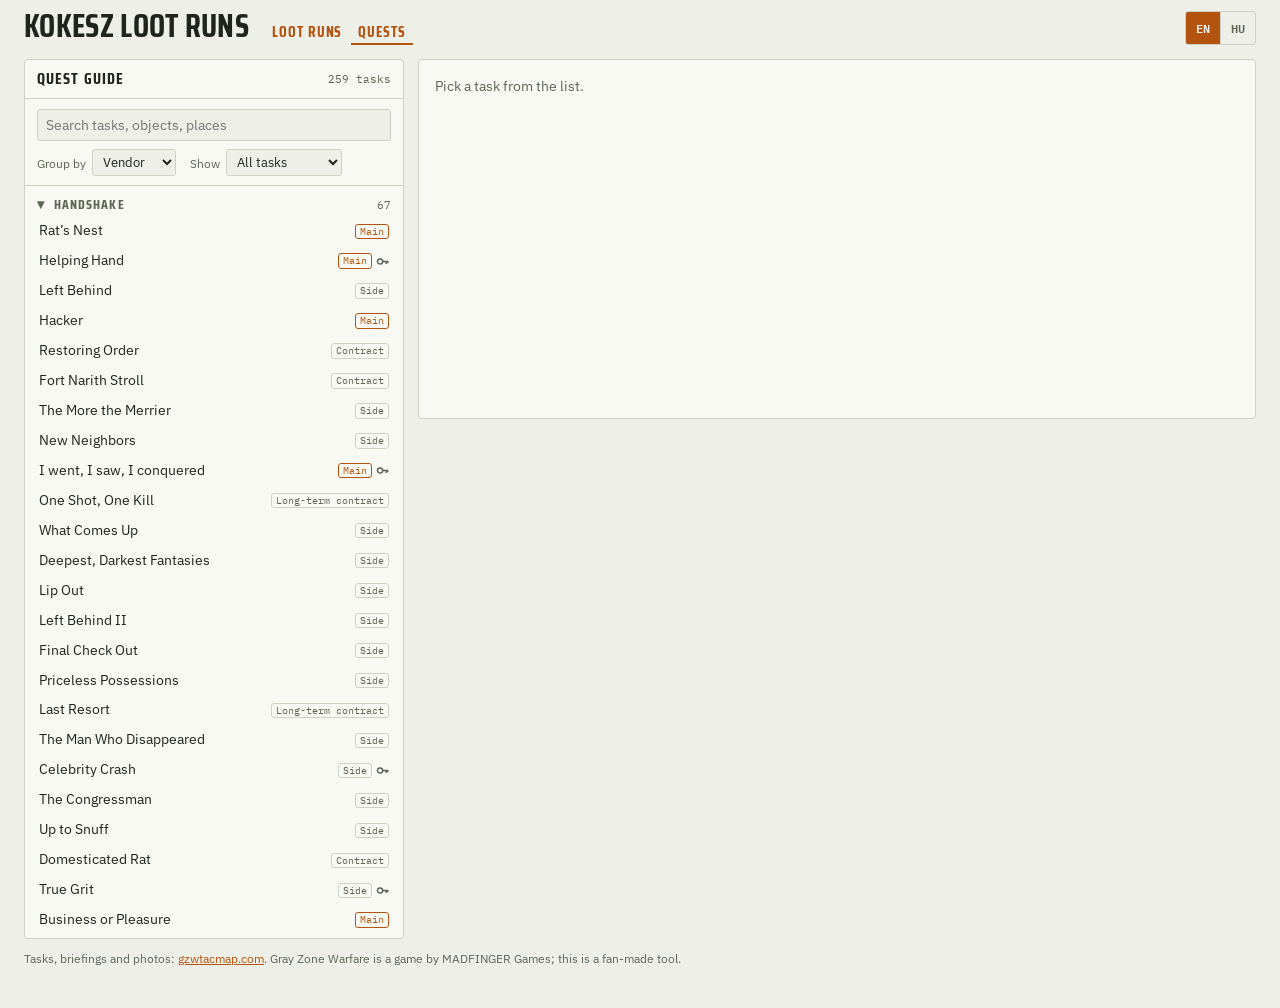
<file: quests.html>
<!doctype html>
<html lang="en">
  <head>
    <meta charset="utf-8" />
    <meta name="viewport" content="width=device-width, initial-scale=1" />
    <!-- Search and link previews. The address is the GitHub Pages one (also in sitemap.xml); change both if it moves. -->
    <title>Gray Zone Warfare Quest Guide: All Tasks on the Map | Kokesz Loot Runs</title>
    <meta
      name="description"
      content="Every Gray Zone Warfare task by vendor and location: briefings, task objects with photos and their spots on the Lamang map, plus my own guides."
    />
    <meta
      name="keywords"
      content="Gray Zone Warfare, GZW, quests, tasks, task guide, quest guide, walkthrough, Lamang map, task objects, Handshake, Gunny, Lab Rat, Banshee, Artisan, Turncoat"
    />
    <link rel="canonical" href="https://4dd4m.github.io/gzwClusters/quests.html" />
    <meta name="theme-color" content="#151a13" />
    <link rel="icon" href="favicon.svg" type="image/svg+xml" />
    <meta property="og:type" content="website" />
    <meta property="og:site_name" content="Kokesz Loot Runs" />
    <meta property="og:title" content="Gray Zone Warfare Quest Guide" />
    <meta
      property="og:description"
      content="Every GZW task by vendor and location, with briefings, task objects, photos and their spots on the Lamang map."
    />
    <meta property="og:url" content="https://4dd4m.github.io/gzwClusters/quests.html" />
    <meta property="og:image" content="https://4dd4m.github.io/gzwClusters/og-image.jpg" />
    <meta property="og:image:width" content="1200" />
    <meta property="og:image:height" content="630" />
    <meta property="og:locale" content="en_US" />
    <meta property="og:locale:alternate" content="hu_HU" />
    <meta name="twitter:card" content="summary_large_image" />
    <meta name="twitter:title" content="Gray Zone Warfare Quest Guide" />
    <meta
      name="twitter:description"
      content="Every GZW task with briefings, task objects and their spots on the Lamang map."
    />
    <meta name="twitter:image" content="https://4dd4m.github.io/gzwClusters/og-image.jpg" />
    <link rel="preconnect" href="https://fonts.googleapis.com" />
    <link
      rel="stylesheet"
      href="https://fonts.googleapis.com/css2?family=Saira+Condensed:wght@500;700&family=IBM+Plex+Sans:wght@400;500;600&family=IBM+Plex+Mono:wght@400;500&display=swap"
    />
    <link rel="stylesheet" href="app.css" />
    <link rel="stylesheet" href="quests.css" />
  </head>
  <!-- Text comes from i18n.js (English or Hungarian): data-i18n* attributes name the keys. Tasks come from questdata.js
       (gzwtacmap.com, built by tools/build-quests.mjs) and my-quests.js (my own tasks and guides, written by edit mode). -->
  <body class="qpage">
    <noscript>
      <p class="noscript">
        The Kokesz Loot Runs quest guide lists every Gray Zone Warfare task by vendor and location, with briefings, task
        objects, photos and their spots on the Lamang map. Turn on JavaScript to use it.
      </p>
    </noscript>
    <header>
      <div class="brandrow">
        <h1>Kokesz Loot Runs</h1>
        <nav class="sitenav" data-i18n-aria="nav.aria">
          <a href="index.html" data-i18n="nav.planner"></a
          ><a href="quests.html" aria-current="page" data-i18n="nav.quests"></a>
        </nav>
      </div>
      <div class="stats">
        <button type="button" id="qAdd" class="keysbtn" hidden>
          <i aria-hidden="true">+</i><span data-i18n="q.add"></span>
        </button>
        <div class="lang" role="radiogroup" aria-label="Language / Nyelv">
          <button type="button" role="radio" data-lang="en" aria-checked="true" title="English">EN</button
          ><button type="button" role="radio" data-lang="hu" aria-checked="false" title="Magyar">HU</button>
        </div>
      </div>
    </header>
    <!-- edit mode only: what is not in the repo yet, and the download that puts it there -->
    <div class="qbar" id="qBar" role="status" hidden>
      <span id="qBarText"></span>
      <span class="qbarbtns">
        <button type="button" id="qDownload" class="primary"></button>
        <button type="button" id="qDiscard" data-i18n="q.discard"></button>
      </span>
    </div>
    <main class="qlayout">
      <section class="panel qlist" aria-labelledby="qListT">
        <h2 id="qListT"><span data-i18n="q.heading"></span><small id="qCount"></small></h2>
        <div class="qtools">
          <input
            type="search"
            id="qSearch"
            autocomplete="off"
            data-i18n-placeholder="q.search"
            data-i18n-aria="q.search"
          />
          <div class="qopts">
            <label
              ><span data-i18n="q.groupBy"></span>
              <select id="qGroup">
                <option value="vendor" data-i18n="q.byVendor"></option>
                <option value="loc" data-i18n="q.byLoc"></option></select></label
            ><label
              ><span data-i18n="q.show"></span>
              <select id="qShow">
                <option value="all" data-i18n="q.f.all"></option>
                <option value="main" data-i18n="q.f.main"></option>
                <option value="side" data-i18n="q.f.side"></option>
                <option value="contract" data-i18n="q.f.contract"></option>
                <option value="mine" data-i18n="q.f.mine"></option>
                <option value="deleted" data-i18n="q.f.deleted" hidden></option></select
            ></label>
          </div>
        </div>
        <div class="qgroups" id="qGroups"></div>
      </section>
      <section class="panel qdetail" id="qDetail" aria-live="polite"></section>
    </main>
    <p class="mapcredit qcredit" data-i18n-html="q.credit"></p>

    <!-- a task's pictures, one at a time -->
    <dialog id="qPic" class="qpicdlg" aria-labelledby="qPicT">
      <div class="dlghead">
        <h2 id="qPicT"></h2>
        <button type="button" id="qPicClose" data-i18n="close"></button>
      </div>
      <figure><img id="qPicImg" alt="" /></figure>
      <div class="dlgbtns">
        <button type="button" id="qPicPrev" data-i18n="q.prev"></button>
        <button type="button" id="qPicNext" data-i18n="q.next"></button>
      </div>
    </dialog>

    <!-- edit mode: a task of my own, or my guide to one of gzwtacmap's -->
    <dialog id="qEdit" class="qeditdlg" aria-labelledby="qEditT">
      <div class="dlghead"><h2 id="qEditT"></h2></div>
      <form id="qForm" class="dlgform" novalidate>
        <p class="qhint" id="qBaseNote" data-i18n="q.fBaseNote" hidden></p>
        <label for="qName" data-i18n="q.fName"></label>
        <input type="text" id="qName" maxlength="80" autocomplete="off" />
        <div class="qrow">
          <span
            ><label for="qVendor" data-i18n="q.fVendor"></label>
            <input type="text" id="qVendor" maxlength="40" autocomplete="off" list="qVendors" /></span
          ><span
            ><label for="qLoc" data-i18n="q.fLoc"></label>
            <input type="text" id="qLoc" maxlength="60" autocomplete="off" list="qLocs" /></span
          ><span
            ><label for="qType" data-i18n="q.fType"></label>
            <select id="qType">
              <option value="" data-i18n="q.typeNone"></option>
              <option value="main" data-i18n="q.type.main"></option>
              <option value="side" data-i18n="q.type.side"></option>
              <option value="contract" data-i18n="q.type.contract"></option>
              <option value="ltc" data-i18n="q.type.ltc"></option></select
          ></span>
        </div>
        <datalist id="qVendors"></datalist>
        <datalist id="qLocs"></datalist>
        <datalist id="qKeys"></datalist>
        <label for="qDesc" data-i18n="q.fDesc"></label>
        <textarea id="qDesc" rows="6" maxlength="20000"></textarea>
        <p class="qhint" data-i18n="q.fDescHint"></p>
        <label for="qBrief" data-i18n="q.brief"></label>
        <textarea id="qBrief" rows="5" maxlength="20000"></textarea>
        <label for="qDebrief" data-i18n="q.debrief"></label>
        <textarea id="qDebrief" rows="3" maxlength="20000"></textarea>
        <span class="dlglabel" data-i18n="q.fPics"></span>
        <div class="qethumbs" id="qThumbs"></div>
        <div>
          <button type="button" id="qAddPics" data-i18n="q.fAddPics"></button>
          <input type="file" id="qPicFile" accept="image/*" multiple hidden />
          <span class="qhint" data-i18n="q.fPicsHint"></span>
        </div>
        <span class="dlglabel" data-i18n="q.objs"></span>
        <p class="qhint" data-i18n="q.fObjsHint"></p>
        <div class="qmap qmap-edit">
          <canvas id="qEditMap"></canvas>
          <div class="qmtip" hidden></div>
        </div>
        <ol class="qeobjs" id="qObjs"></ol>
        <input type="file" id="qObjPicFile" accept="image/*" hidden />
        <p class="qerr" id="qErr" role="alert" hidden></p>
        <div class="dlgbtns">
          <button type="button" id="qDel" class="danger"></button>
          <button type="button" id="qReset" data-i18n="q.reset" hidden></button>
          <button type="button" id="qCancel" data-i18n="q.cancel"></button>
          <button type="submit" class="primary" data-i18n="q.save"></button>
        </div>
      </form>
    </dialog>

    <script src="i18n.js"></script>
    <script src="questdata.js"></script>
    <script src="my-quests.js"></script>
    <script src="quests.js"></script>
  </body>
</html>
</file>
<file: app.css>
/* Layout: full-width three-pane field console: filters | satellite map | runs + waypoints. Collapses to map-first stack. */
:root {
  --bg: #eef0e8;
  --paper: #f8f9f3;
  --ink: #1f2619;
  --muted: #5d6655;
  --line: #cdd2c2;
  --grid: #e1e5d8;
  --accent: #b4530f;
  --lzt: #1f6f93;
  --m-route: #ffa21f;
  --m-lz: #5fd3ff;
  --m-cop: #3d9bff;
  --m-halo: #0d130b;
  --m-text: #f3f6ec;
  --hl: #fff1a6;
  --hl-line: #d9ad00;
  --display: "Saira Condensed", "Arial Narrow", sans-serif;
  --body: "IBM Plex Sans", system-ui, sans-serif;
  --mono: "IBM Plex Mono", ui-monospace, Consolas, monospace;
}
@media (prefers-color-scheme: dark) {
  :root:not([data-theme="light"]) {
    --bg: #151a13;
    --paper: #1c2219;
    --ink: #e3e8d9;
    --muted: #9aa58e;
    --line: #343d2e;
    --grid: #262d22;
    --accent: #f08a3c;
    --lzt: #6cb8db;
    --hl: #463c0e;
    --hl-line: #c9a227;
    color-scheme: dark;
  }
}
:root[data-theme="dark"] {
  --bg: #151a13;
  --paper: #1c2219;
  --ink: #e3e8d9;
  --muted: #9aa58e;
  --line: #343d2e;
  --grid: #262d22;
  --accent: #f08a3c;
  --lzt: #6cb8db;
  --hl: #463c0e;
  --hl-line: #c9a227;
  color-scheme: dark;
}
* {
  box-sizing: border-box;
}
[hidden] {
  display: none !important;
}
body {
  background: var(--bg);
  color: var(--ink);
  font: 14px/1.45 var(--body);
  margin-top: 0;
  padding-inline: 16px;
  padding-block: 10px 32px;
}
header {
  display: flex;
  flex-wrap: wrap;
  align-items: end;
  justify-content: space-between;
  gap: 10px 24px;
  margin-bottom: 14px;
}
h1 {
  font: 700 2rem/1 var(--display);
  letter-spacing: 0.01em;
  margin: 0;
  text-transform: uppercase;
  text-wrap: balance;
}
.stats {
  display: flex;
  flex-wrap: wrap;
  gap: 8px 22px;
  font: 0.75rem var(--mono);
  color: var(--muted);
}
.stats b {
  display: block;
  font: 700 1.45rem/1 var(--display);
  color: var(--ink);
  font-variant-numeric: tabular-nums;
}
.layout {
  display: grid;
  grid-template-columns: 340px minmax(0, 1fr) 400px;
  grid-template-areas: "f m r";
  gap: 14px;
  align-items: start;
}
@media (max-width: 1300px) {
  .layout {
    grid-template-columns: minmax(0, 1fr) minmax(0, 1fr);
    grid-template-areas: "m m" "f r";
  }
}
@media (max-width: 760px) {
  .layout {
    grid-template-columns: minmax(0, 1fr);
    grid-template-areas: "m" "r" "f";
  }
}
.panel {
  background: var(--paper);
  border: 1px solid var(--line);
  border-radius: 4px;
  min-width: 0;
}
.panel h2 {
  font: 700 1rem/1 var(--display);
  text-transform: uppercase;
  letter-spacing: 0.07em;
  margin: 0;
  padding: 11px 12px;
  border-bottom: 1px solid var(--line);
  display: flex;
  justify-content: space-between;
  align-items: center;
  gap: 8px;
}
.panel h2 small {
  font: 400 0.7rem var(--mono);
  letter-spacing: 0;
  text-transform: none;
  color: var(--muted);
}
.filters {
  grid-area: f;
  display: flex;
  flex-direction: column;
  gap: 14px;
  min-width: 0;
}
.mapcol {
  grid-area: m;
  min-width: 0;
}
.right {
  grid-area: r;
  display: flex;
  flex-direction: column;
  gap: 14px;
  min-width: 0;
}
.set {
  padding: 10px 12px;
  display: flex;
  flex-direction: column;
  gap: 9px;
}
.opt {
  display: grid;
  grid-template-columns: auto 1fr auto;
  gap: 4px 8px;
  align-items: center;
  position: relative;
}
.opt label {
  font-weight: 600;
  cursor: help;
  white-space: nowrap;
}
.cbspace {
  width: 15px;
}
.opt .hint,
.presets .hint {
  display: none;
  position: absolute;
  left: 23px;
  right: 0;
  top: calc(100% + 4px);
  z-index: 6;
  background: var(--ink);
  color: var(--paper);
  font-size: 0.78rem;
  line-height: 1.4;
  padding: 7px 9px;
  border-radius: 3px;
  box-shadow: 0 4px 14px rgba(0, 0, 0, 0.25);
  pointer-events: none;
}
/* hover, or keyboard focus (not a mouse click) inside the row */
.opt:hover > .hint,
.opt:has(:focus-visible) > .hint,
.presets:hover > .hint,
.presets:has(:focus-visible) > .hint {
  display: block;
}
/* the presets panel's help opens under the whole panel body, so it never covers its buttons */
.presets {
  position: relative;
}
.presets .hint {
  left: 12px;
}
/* Segédlet off: the explanations stay hidden (screen readers still get them through aria-describedby) */
body.nohints .opt .hint,
body.nohints .presets .hint {
  display: none;
}
body.nohints .opt label {
  cursor: pointer;
}
.opt .hint.wide,
.presets .hint.wide {
  right: auto;
  width: min(380px, calc(100vw - 60px));
}
.hint p {
  margin: 0 0 5px;
}
.hint ul {
  margin: 0;
  padding-left: 16px;
}
.hint li {
  margin-top: 2px;
}
#copStart {
  font: 500 0.8rem var(--body);
  color: var(--ink);
  background: var(--bg);
  border: 1px solid var(--line);
  border-radius: 3px;
  padding: 3px 4px;
  max-width: 150px;
  min-width: 0;
}
#copStart:disabled {
  opacity: 0.45;
}
.num {
  display: flex;
  align-items: center;
  gap: 4px;
  font: 0.8rem var(--mono);
  color: var(--muted);
}
input[type="number"] {
  width: 5.2em;
  font: 500 0.85rem var(--mono);
  color: var(--ink);
  background: var(--bg);
  border: 1px solid var(--line);
  border-radius: 3px;
  padding: 4px 6px;
}
input[type="number"]:disabled {
  opacity: 0.45;
}
label[for="useQ"] {
  white-space: nowrap;
}
input[type="checkbox"] {
  accent-color: var(--accent);
  width: 15px;
  height: 15px;
  margin: 0;
}
input[type="search"] {
  width: 100%;
  font: 0.85rem var(--body);
  color: var(--ink);
  background: var(--bg);
  border: 1px solid var(--line);
  border-radius: 3px;
  padding: 6px 8px;
}
button {
  font: 500 0.78rem var(--body);
  color: var(--ink);
  background: transparent;
  border: 1px solid var(--line);
  border-radius: 3px;
  padding: 4px 9px;
  cursor: pointer;
}
button:hover {
  border-color: var(--accent);
}
:is(button, input, .run, .ty):focus-visible {
  outline: 2px solid var(--accent);
  outline-offset: 1px;
}
.types {
  max-height: 62vh;
  overflow: auto;
  padding-bottom: 6px;
}
.tsearch {
  padding: 10px 12px 6px;
  display: flex;
  flex-direction: column;
  gap: 8px;
}
.tsel {
  display: flex;
  gap: 6px;
  flex-wrap: wrap;
}
.grp {
  display: flex;
  justify-content: space-between;
  align-items: center;
  padding: 10px 12px 4px;
  font: 600 0.7rem var(--mono);
  text-transform: uppercase;
  letter-spacing: 0.08em;
  color: var(--muted);
}
.grp span {
  display: flex;
  gap: 4px;
}
.grp button {
  padding: 1px 6px;
  font-size: 0.68rem;
}
.ty {
  display: grid;
  grid-template-columns: auto 20px 1fr auto;
  gap: 8px;
  align-items: center;
  padding: 4px 12px;
  cursor: pointer;
}
.ty:hover {
  background: var(--bg);
}
div.ty {
  cursor: default;
}
.tyname {
  all: unset;
  cursor: zoom-in;
  min-width: 0;
  overflow: hidden;
  text-overflow: ellipsis;
  white-space: nowrap;
}
.tyname:hover {
  text-decoration: underline;
  color: var(--accent);
}
.tyname:focus-visible {
  outline: 2px solid var(--accent);
  outline-offset: 1px;
}
/* the selected types as chips: many of them (browse only ticks every container type) scroll in a few rows, so the type
   list under them keeps its room */
.chips {
  display: flex;
  flex-wrap: wrap;
  gap: 4px;
  max-height: 7.5em;
  overflow-y: auto;
  overscroll-behavior: contain;
}
.chips button {
  display: inline-flex;
  align-items: center;
  gap: 4px;
  padding: 2px 7px;
  font-size: 0.72rem;
  background: var(--bg);
}
.chips img {
  width: 14px;
  height: 14px;
}
.reset {
  display: flex;
  justify-content: flex-end;
  align-items: center;
  gap: 10px;
  padding-top: 8px;
  border-top: 1px solid var(--grid);
}
/* Segédlet sits at the far left of the row, the saved note and Alaphelyzet at the right */
.reset .switch {
  margin-right: auto;
}
.note-reset {
  color: var(--muted);
  font-size: 0.75rem;
}
#reset.armed {
  border-color: var(--accent);
  color: var(--accent);
}
.rest {
  grid-column: 2/4;
  font-size: 0.75rem;
  color: var(--muted);
}
.rest:empty {
  display: none;
}
.rest b {
  font-family: var(--mono);
  font-weight: 500;
}
.rest button {
  margin-left: 6px;
  padding: 1px 7px;
  font-size: 0.72rem;
}
.nomatch {
  padding: 10px 12px;
  color: var(--muted);
  font-size: 0.8rem;
}
.ty img {
  width: 20px;
  height: 20px;
  object-fit: contain;
}
.ty .c {
  font: 0.72rem var(--mono);
  color: var(--muted);
  font-variant-numeric: tabular-nums;
}
.mapbox {
  position: relative;
  background: #1b2a18;
  border: 1px solid var(--line);
  border-radius: 4px;
  overflow: hidden;
}
/* map toolbar: legend on the left, switches centred (wrapping in their column), Teljes térkép on the right */
.maptools {
  display: grid;
  grid-template-columns: auto minmax(0, 1fr) auto;
  grid-template-areas: "legend tools full";
  gap: 6px 14px;
  align-items: center;
  padding: 8px 10px;
  background: var(--paper);
  border-bottom: 1px solid var(--line);
  font-size: 0.78rem;
  color: var(--muted);
}
/* map legend: a ? button; hovering it (or focusing it, e.g. a tap) opens the explanation of the map's symbols, dark like the
   map's own tooltip so the symbols look as they do on the map */
.legend {
  grid-area: legend;
  position: relative;
}
.lghelp {
  width: 24px;
  height: 24px;
  padding: 0;
  border-radius: 50%;
  font: 700 0.85rem var(--body);
  color: var(--accent);
  border-color: var(--accent);
}
.lgpop {
  display: none;
  position: absolute;
  left: 0;
  top: calc(100% + 8px);
  z-index: 8;
  width: min(430px, calc(100vw - 48px));
  padding: 8px 10px;
  background: var(--m-halo);
  color: var(--m-text);
  border: 1px solid rgba(255, 255, 255, 0.2);
  border-radius: 4px;
  box-shadow: 0 8px 24px rgba(0, 0, 0, 0.4);
  font: 0.78rem/1.4 var(--body);
}
.legend:hover .lgpop,
.legend:focus-within .lgpop {
  display: block;
}
.lgrow {
  display: grid;
  grid-template-columns: 26px minmax(0, 1fr);
  gap: 8px;
  align-items: center;
  padding: 3px 0;
}
.lgrow .sym {
  display: flex;
  justify-content: center;
  align-items: center;
  font-style: normal;
}
.lgrow img {
  width: 18px;
  height: 18px;
}
.lgrow b {
  color: #fff;
}
.lgpop .lgclick {
  margin: 6px 0 0;
  padding-top: 6px;
  border-top: 1px solid rgba(255, 255, 255, 0.15);
}
.ln {
  display: inline-block;
  width: 22px;
  height: 0;
  border-top: 3px solid var(--m-route);
}
.ln.d {
  border-top: 2px dashed var(--m-lz);
}
.ln.z {
  border-top: 2px dashed #7dff2e;
}
.lgrow .num {
  min-width: 15px;
  padding: 0 3px;
  border-radius: 7px;
  background: var(--m-route);
  color: var(--m-halo);
  font: 600 0.62rem/14px var(--mono);
  text-align: center;
  font-style: normal;
}
.lgrow .badge {
  width: 14px;
  height: 14px;
  border-radius: 50%;
  border: 1.5px solid var(--m-halo);
  color: #fff;
  font: 700 0.55rem/11px var(--body);
  text-align: center;
  font-style: normal;
}
.badge.ok {
  background: #3fbf5a;
}
.badge.nf {
  background: #d23b3b;
}
canvas {
  display: block;
  width: 100%;
  cursor: grab;
  touch-action: none;
}
canvas.dragging {
  cursor: grabbing;
}
canvas.measuring {
  cursor: crosshair;
}
.tools {
  grid-area: tools;
  display: flex;
  flex-wrap: wrap;
  justify-content: center;
  align-items: center;
  gap: 8px 14px;
}
#full {
  grid-area: full;
}
/* phones: legend and Teljes térkép share the top line, the switches go under them */
@media (max-width: 760px) {
  .maptools {
    grid-template-columns: minmax(0, 1fr) auto;
    grid-template-areas: "legend full" "tools tools";
  }
}
.switch {
  display: inline-flex;
  align-items: center;
  gap: 7px;
  cursor: pointer;
  color: var(--ink);
  font-weight: 500;
  user-select: none;
}
.switch input {
  position: absolute;
  opacity: 0;
  width: 1px;
  height: 1px;
}
.switch .track {
  width: 30px;
  height: 17px;
  border-radius: 9px;
  background: var(--line);
  position: relative;
  transition: background 0.15s;
}
.switch .track::after {
  content: "";
  position: absolute;
  left: 2px;
  top: 2px;
  width: 13px;
  height: 13px;
  border-radius: 50%;
  background: var(--paper);
  box-shadow: 0 1px 2px rgba(0, 0, 0, 0.3);
  transition: transform 0.15s;
}
.switch input:checked + .track {
  background: var(--accent);
}
.switch input:checked + .track::after {
  transform: translateX(13px);
}
.switch input:focus-visible + .track {
  outline: 2px solid var(--accent);
  outline-offset: 2px;
}
@media (prefers-reduced-motion: reduce) {
  .switch .track,
  .switch .track::after {
    transition: none;
  }
}
/* top is set from the toolbar's height in size(), so the buttons sit on the map, not over the wrapped toolbar */
.zoomctl {
  position: absolute;
  right: 10px;
  top: 52px;
  display: flex;
  flex-direction: column;
  gap: 4px;
  z-index: 1;
}
.zoomctl button {
  width: 30px;
  height: 30px;
  padding: 0;
  font: 600 1rem/1 var(--mono);
  color: var(--m-text);
  background: rgba(13, 19, 11, 0.82);
  border: 1px solid rgba(255, 255, 255, 0.25);
}
.zoomctl button:hover {
  border-color: var(--m-route);
}
.zoomctl button:disabled {
  opacity: 0.4;
  cursor: default;
  border-color: rgba(255, 255, 255, 0.25);
}
.mhint {
  position: absolute;
  left: 10px;
  bottom: 34px;
  font: 0.75rem var(--mono);
  color: var(--m-text);
  background: rgba(13, 19, 11, 0.85);
  border: 1px solid rgba(255, 255, 255, 0.25);
  padding: 3px 8px;
  border-radius: 3px;
  pointer-events: none;
}
.zlvl {
  position: absolute;
  left: 10px;
  bottom: 10px;
  font: 0.72rem var(--mono);
  color: var(--m-text);
  background: rgba(13, 19, 11, 0.75);
  padding: 2px 7px;
  border-radius: 3px;
  pointer-events: none;
}
.zlvl span:not(:empty) + span:not([hidden])::before {
  content: " · ";
}
.tipimg {
  display: block;
  width: 470px;
  max-width: 100%;
  aspect-ratio: 16/9;
  object-fit: cover;
  border-radius: 2px;
  margin-bottom: 6px;
  background: #26301f;
}
.tip {
  position: absolute;
  pointer-events: none;
  background: var(--m-halo);
  color: var(--m-text);
  font: 12px/1.4 var(--mono);
  padding: 6px 8px;
  border-radius: 3px;
  border: 1px solid rgba(255, 255, 255, 0.2);
  max-width: 560px;
  z-index: 2;
}
/* a container's note in the map tooltip */
.tip .tipnote {
  display: block;
  margin: 4px 0;
  padding: 3px 7px;
  border-left: 3px solid #f3c623;
  background: rgba(243, 198, 35, 0.14);
  font-family: var(--body);
  white-space: pre-wrap;
  overflow-wrap: anywhere;
}
/* the right-click menu of a container, on the map or a stop-list row */
.ctxmenu {
  position: fixed;
  z-index: 20;
  display: flex;
  flex-direction: column;
  min-width: 190px;
  padding: 4px;
  background: var(--paper);
  border: 1px solid var(--line);
  border-radius: 4px;
  box-shadow: 0 8px 24px rgba(0, 0, 0, 0.35);
}
.ctxmenu button {
  border: 0;
  border-radius: 3px;
  padding: 7px 10px;
  text-align: left;
}
.ctxmenu button:is(:hover, :focus-visible) {
  background: var(--bg);
}
.busy {
  position: absolute;
  right: 10px;
  bottom: 10px;
  font: 0.75rem var(--mono);
  color: var(--m-text);
  background: var(--m-halo);
  padding: 3px 8px;
  border-radius: 3px;
}
.runs {
  max-height: 330px;
  overflow: auto;
}
.run {
  width: 100%;
  display: grid;
  grid-template-columns: 1.8rem 1fr auto;
  gap: 1px 8px;
  align-items: baseline;
  padding: 8px 12px;
  border: 0;
  border-bottom: 1px solid var(--grid);
  border-left: 3px solid transparent;
  border-radius: 0;
  text-align: left;
  font: inherit;
  color: var(--ink);
}
.run:hover {
  background: var(--bg);
}
.run[aria-pressed="true"] {
  border-left-color: var(--accent);
  background: var(--bg);
}
.rank {
  font: 500 0.72rem var(--mono);
  color: var(--muted);
}
.rname {
  font-weight: 600;
  overflow: hidden;
  text-overflow: ellipsis;
  white-space: nowrap;
}
.rlen {
  font: 500 0.8rem var(--mono);
  font-variant-numeric: tabular-nums;
}
.rmeta {
  grid-column: 2/4;
  font: 0.72rem var(--mono);
  color: var(--muted);
}
.bar {
  grid-column: 2/4;
  height: 3px;
  background: var(--grid);
  border-radius: 2px;
  overflow: hidden;
  margin-top: 3px;
}
.bar i {
  display: block;
  height: 100%;
  background: var(--accent);
}
.empty {
  padding: 16px 12px;
  color: var(--muted);
}
.det {
  padding: 12px;
  display: grid;
  grid-template-columns: 1fr 1fr;
  gap: 10px 14px;
}
.det .k {
  font: 600 0.66rem var(--mono);
  text-transform: uppercase;
  letter-spacing: 0.08em;
  color: var(--muted);
}
.det .v {
  font: 500 0.95rem var(--mono);
  font-variant-numeric: tabular-nums;
}
.det .lz {
  grid-column: 1/-1;
  display: grid;
  grid-template-columns: auto 1fr auto;
  gap: 8px;
  align-items: center;
  padding: 8px 10px;
  border: 1px solid var(--line);
  border-radius: 3px;
}
.det .lz b {
  font: 700 0.95rem var(--display);
  letter-spacing: 0.06em;
  text-transform: uppercase;
  color: var(--lzt);
}
.det .lz .v {
  font-size: 0.85rem;
}
/* start and end side by side in one row: each its tag and distance over its name, and any explanation under that */
.det .lzs {
  grid-column: 1/-1;
  display: grid;
  grid-template-columns: 1fr 1fr;
  gap: 8px;
}
.det .lzs .lz {
  grid-column: auto;
  grid-template-columns: minmax(0, 1fr) auto;
  grid-template-areas: "k v" "b b";
  align-content: start;
  gap: 2px 8px;
}
.det .lzs .lz > .k:first-child {
  grid-area: k;
}
.det .lzs .lz > b {
  grid-area: b;
}
.det .lzs .lz > .v {
  grid-area: v;
}
table {
  width: 100%;
  border-collapse: collapse;
  font: 0.75rem var(--mono);
  font-variant-numeric: tabular-nums;
}
th,
td {
  padding: 4px 8px;
  text-align: right;
  border-bottom: 1px solid var(--grid);
  white-space: nowrap;
}
th {
  color: var(--muted);
  font-weight: 500;
  text-transform: uppercase;
  letter-spacing: 0.06em;
  font-size: 0.65rem;
  position: sticky;
  top: 0;
  background: var(--paper);
}
th:nth-child(2),
td:nth-child(2) {
  text-align: left;
  white-space: normal;
  min-width: 9em;
}
th:first-child,
td:first-child {
  text-align: left;
}
tr.lzrow td {
  color: var(--lzt);
}
.tbl {
  overflow: auto;
  max-height: 420px;
}
/* Routes header: the title and its note on the left, Recalculate on the right. The button turns accent-coloured, with a
   count, when looted marks changed since the last plan */
.panel h2 .rtitle {
  display: flex;
  align-items: baseline;
  gap: 8px;
  flex-wrap: wrap;
  min-width: 0;
}
.rbtns {
  display: flex;
  gap: 6px;
  flex: none;
}
.recalc {
  display: inline-flex;
  align-items: center;
  gap: 6px;
  flex: none;
  padding: 3px 9px;
  font: 600 0.75rem var(--body);
  letter-spacing: 0;
  text-transform: none;
}
.recalc b {
  min-width: 1.3em;
  padding: 0 4px;
  border-radius: 8px;
  background: var(--accent);
  color: var(--paper);
  font: 600 0.68rem/1.4 var(--mono);
  text-align: center;
}
.recalc:disabled {
  opacity: 0.45;
  cursor: default;
}
.recalc:disabled:hover {
  border-color: var(--line);
}
.recalc.armed,
.recalc.due {
  border-color: var(--accent);
  color: var(--accent);
}
/* Fordított irány in the route panel's header, next to the route name: plain text, not the header's display font */
.panel h2 .inv {
  display: flex;
  align-items: center;
  gap: 6px;
  font: 600 0.78rem var(--body);
  letter-spacing: 0;
  text-transform: none;
  white-space: nowrap;
  cursor: pointer;
}
.panel h2 .inv:has(input:disabled) {
  opacity: 0.45;
  cursor: default;
}
tbody tr {
  cursor: pointer;
}
tbody tr:hover td {
  background: var(--bg);
}
tbody tr.cur td {
  background: var(--bg);
  font-weight: 600;
  box-shadow: inset 0 -1px 0 var(--accent);
}
tbody tr.cur td:first-child {
  box-shadow:
    inset 3px 0 0 var(--accent),
    inset 0 -1px 0 var(--accent);
}
/* wide screens: page fits the viewport; side panels fill the height and scroll inside */
@media (min-width: 1301px) {
  html,
  body {
    height: 100%;
  }
  body {
    display: flex;
    flex-direction: column;
  }
  header {
    flex: none;
  }
  .layout {
    flex: 1;
    min-height: 0;
    align-items: stretch;
  }
  .filters,
  .right {
    height: 100%;
    min-height: 0;
  }
  .filters .panel:last-child {
    flex: 1;
    min-height: 0;
    display: flex;
    flex-direction: column;
  }
  .types {
    flex: 1;
    min-height: 0;
    max-height: none;
  }
  .right .panel {
    flex: 2 1 0;
    min-height: 0;
    display: flex;
    flex-direction: column;
  }
  /* the route panel (details, keyed doors, stop table) gets the larger share */
  .right .panel:last-child {
    flex-grow: 3;
  }
  .runs {
    flex: 1;
    min-height: 0;
    max-height: none;
  }
  .tbl {
    flex: 1;
    min-height: 0;
    max-height: none;
  }
  /* the route's details scroll on their own past half the panel, so the stop table always keeps the other half */
  .det {
    flex: none;
    max-height: 55%;
    overflow: auto;
  }
  .mapcol {
    min-height: 0;
    overflow: auto;
  }
  /* browse only: the routes column closes and the map takes it; the panel keeps its width, so it slides out past the edge while fading */
  .right {
    width: 400px;
  }
  body.browse .layout {
    grid-template-columns: 340px minmax(0, 1fr) 0px;
    margin-right: -14px;
  }
  body.browse .layout,
  body.anim .layout {
    overflow-x: clip;
  }
  body.anim .layout {
    transition:
      grid-template-columns 0.35s ease,
      margin-right 0.35s ease;
  }
  /* mid-slide the map column can overflow for a frame; a scrollbar appearing then sticks and narrows the map */
  body.anim .mapcol {
    overflow: hidden;
  }
}
/* browse only: route-only controls (.rt) hide */
body.browse .rt {
  display: none;
}
body.browse .right {
  opacity: 0;
  visibility: hidden;
  pointer-events: none;
}
body.anim .right {
  transition:
    opacity 0.3s ease,
    visibility 0s 0.35s;
}
body.anim:not(.browse) .right {
  transition:
    opacity 0.3s ease 0.05s,
    visibility 0s;
}
@media (max-width: 1300px) {
  body.browse .right {
    display: none;
  }
}
@media (prefers-reduced-motion: reduce) {
  body.anim .layout,
  body.anim .right {
    transition: none;
  }
}
/* keys per sector: header button and a modal that only its own button closes (Esc too), not a backdrop click */
.stats {
  align-items: center;
}
.keysbtn {
  display: inline-flex;
  align-items: center;
  gap: 6px;
  font-weight: 600;
  padding: 6px 10px;
}
.keysbtn img {
  width: 14px;
  height: 14px;
}
/* Display settings: the gear left of the language switch, and its window's groups (label, control, readout) */
.cfgbtn {
  display: inline-flex;
  align-items: center;
  padding: 5px 7px;
  color: var(--muted);
}
.cfgbtn:hover {
  color: var(--ink);
}
#cfgDlg {
  width: min(560px, calc(100vw - 32px));
}
.cfg {
  flex: 1;
  min-height: 0;
  overflow: auto;
  display: grid;
  gap: 10px;
  padding: 10px 14px 14px;
}
.cfg fieldset {
  display: grid;
  gap: 8px;
  margin: 0;
  padding: 6px 10px 10px;
  border: 1px solid var(--line);
  border-radius: 4px;
}
.cfg legend {
  padding: 0 4px;
  font: 700 0.95rem var(--display);
  text-transform: uppercase;
  letter-spacing: 0.05em;
}
.cfg label {
  display: grid;
  grid-template-columns: minmax(110px, 1fr) minmax(0, 1.4fr) 58px;
  gap: 10px;
  align-items: center;
  font-weight: 500;
}
.cfg select {
  padding: 4px 6px;
  font: 500 0.85rem var(--body);
  color: var(--ink);
  background: var(--bg);
  border: 1px solid var(--line);
  border-radius: 3px;
}
.cfg input[type="color"] {
  width: 56px;
  height: 26px;
  padding: 0 2px;
  background: var(--bg);
  border: 1px solid var(--line);
  border-radius: 3px;
}
.cfg input[type="range"] {
  width: 100%;
  accent-color: var(--accent);
}
.cfg output {
  font: 0.75rem var(--mono);
  color: var(--muted);
  text-align: right;
}
/* Import / Export, left of the language switch */
.io {
  display: inline-flex;
  gap: 6px;
}
.io button {
  padding: 6px 10px;
  font-weight: 600;
}
/* the brand and the site's two pages (loot planner, quest guide), the open one underlined */
.brandrow {
  display: flex;
  flex-wrap: wrap;
  align-items: baseline;
  gap: 4px 16px;
}
.sitenav {
  display: inline-flex;
  gap: 2px;
}
.sitenav a {
  font: 700 0.95rem/1 var(--display);
  letter-spacing: 0.06em;
  text-transform: uppercase;
  color: var(--muted);
  text-decoration: none;
  padding: 4px 7px 3px;
  border-bottom: 2px solid transparent;
}
.sitenav a:hover {
  color: var(--ink);
}
.sitenav a[aria-current="page"] {
  color: var(--accent);
  border-bottom-color: var(--accent);
}
/* language switch: two joined buttons, the chosen one filled */
.lang {
  display: inline-flex;
  border: 1px solid var(--line);
  border-radius: 3px;
  overflow: hidden;
}
.lang button {
  border: 0;
  border-radius: 0;
  padding: 6px 10px;
  font: 600 0.75rem var(--mono);
  color: var(--muted);
}
.lang button + button {
  border-left: 1px solid var(--line);
}
.lang button[aria-checked="true"] {
  background: var(--accent);
  color: var(--paper);
}
.lang button:not([aria-checked="true"]):hover {
  color: var(--ink);
}
dialog {
  width: min(980px, calc(100vw - 32px));
  max-height: min(86vh, 900px);
  padding: 0;
  border: 1px solid var(--line);
  border-radius: 4px;
  background: var(--paper);
  color: var(--ink);
  box-shadow: 0 12px 40px rgba(0, 0, 0, 0.35);
  overflow: hidden;
}
dialog[open] {
  display: flex;
  flex-direction: column;
}
dialog::backdrop {
  background: rgba(13, 19, 11, 0.62);
}
.dlghead {
  display: flex;
  justify-content: space-between;
  align-items: center;
  gap: 12px;
  padding: 12px 14px 4px;
}
.dlghead h2 {
  font: 700 1.25rem/1 var(--display);
  text-transform: uppercase;
  letter-spacing: 0.05em;
  margin: 0;
}
.ktabs {
  display: flex;
  gap: 2px;
  padding: 6px 14px 0;
  border-bottom: 1px solid var(--line);
}
.ktabs [role="tab"] {
  margin-bottom: -1px;
  padding: 7px 12px;
  border: 1px solid transparent;
  border-bottom: 0;
  border-radius: 4px 4px 0 0;
  font-weight: 600;
  color: var(--muted);
}
.ktabs [role="tab"]:not([aria-selected="true"]):hover {
  border-color: transparent;
  color: var(--ink);
}
.ktabs [role="tab"][aria-selected="true"] {
  color: var(--ink);
  background: var(--paper);
  border-color: var(--line);
  box-shadow: inset 0 2px 0 var(--accent);
}
.ktabs small {
  margin-left: 4px;
  font: 400 0.72rem var(--mono);
  color: var(--muted);
}
.dlgnote {
  margin: 0;
  padding: 10px 14px 0;
  color: var(--muted);
  font-size: 0.8rem;
  max-width: 110ch;
}
.kroute {
  display: flex;
  align-items: center;
  gap: 8px;
  color: var(--ink);
}
.kroute i {
  flex: none;
  width: 14px;
  height: 14px;
  border-radius: 3px;
  background: var(--hl);
  border: 1px solid var(--hl-line);
}
.keygrid {
  flex: 1;
  min-height: 0;
  overflow: auto;
  padding: 10px 6px 14px;
  columns: 220px;
  column-gap: 12px;
}
/* the selected route's sectors: yellow box around the key list */
.ksec {
  break-inside: avoid;
  margin: 0 0 10px;
  padding: 6px 8px 8px;
  border: 1px solid transparent;
  border-radius: 4px;
}
.ksec.hl {
  background: var(--hl);
  border-color: var(--hl-line);
}
.ksec h3 {
  display: flex;
  justify-content: space-between;
  align-items: baseline;
  gap: 8px;
  font: 700 0.95rem/1.1 var(--display);
  text-transform: uppercase;
  letter-spacing: 0.06em;
  margin: 0 0 4px;
  padding-bottom: 4px;
  border-bottom: 1px solid var(--grid);
}
.ksec.hl h3 {
  border-bottom-color: var(--hl-line);
}
.ksec h3 small {
  font: 400 0.7rem var(--mono);
  color: var(--muted);
  letter-spacing: 0;
  text-transform: none;
  white-space: nowrap;
}
.ksec.hl h3 small {
  color: var(--ink);
}
.ksec ul {
  list-style: none;
  margin: 0;
  padding: 0;
}
.ksec li {
  display: flex;
  align-items: center;
  gap: 7px;
  margin: 0 -4px;
  padding: 2px 4px;
  border-radius: 3px;
  font: 500 0.8rem var(--mono);
}
.ksec li:hover {
  background: rgba(128, 128, 128, 0.18);
}
.ksec li img {
  width: 14px;
  height: 14px;
  flex: none;
}
.ksec li label {
  flex: 1;
  display: flex;
  align-items: center;
  gap: 7px;
  cursor: pointer;
}
.ksec li.none {
  color: var(--muted);
  font: italic 0.78rem var(--body);
}
.ksec li.none:hover {
  background: none;
}
.kempty {
  column-span: all;
  margin: 0 8px 12px;
  color: var(--muted);
}
.kempty button {
  margin-left: 8px;
}
/* hover popup: where the key's door is, on a small map */
.kpop {
  position: fixed;
  z-index: 10;
  padding: 8px;
  background: var(--m-halo);
  color: var(--m-text);
  border: 1px solid rgba(255, 255, 255, 0.2);
  border-radius: 4px;
  box-shadow: 0 8px 28px rgba(0, 0, 0, 0.45);
  font: 12px/1.45 var(--mono);
  pointer-events: none;
}
.kpop {
  width: 338px;
}
.kpop canvas {
  width: 320px;
  height: 190px;
  margin-bottom: 6px;
  border-radius: 2px;
  cursor: default;
}
.kprow {
  display: flex;
  align-items: center;
  gap: 10px;
}
.kprow img {
  flex: none;
  width: 96px;
  height: 64px;
  object-fit: contain;
}
.kprow div {
  flex: 1;
  min-width: 0;
  display: flex;
  flex-direction: column;
}
.kprow b {
  font: 600 13px var(--mono);
}
.kprow span {
  color: #c9d0bd;
}
.kprow span:empty {
  display: none;
}
/* owned keys list: the key's picture next to its names */
.ksec li .kimg {
  width: 54px;
  height: 36px;
  object-fit: contain;
}
.ksec li .kimg.noimg {
  padding: 8px 17px;
}
.kname {
  display: flex;
  flex-direction: column;
  min-width: 0;
}
.kname small {
  font: 400 0.7rem/1.3 var(--body);
  color: var(--muted);
}
.ksec.hl .kname small {
  color: var(--ink);
}
/* forbidden sectors modal: checkbox per sector, with how many routes it has (or loses) */
#secDlg {
  width: min(560px, calc(100vw - 32px));
}
/* confirmation modal: a question and two buttons, the destructive one in the accent colour */
#clearDlg,
#presetDlg,
#xferDlg,
#presetDelDlg,
#presetResetDlg,
#noteDlg,
#cmDlg,
#rtDlg,
#ioDlg {
  width: min(420px, calc(100vw - 32px));
}
/* presets panel: the dropdown, then Delete on the left and Create new preset on the right, nothing more */
.presets {
  display: flex;
  flex-direction: column;
  gap: 8px;
  padding: 10px 12px;
}
.presets select {
  width: 100%;
  min-width: 0;
  padding: 5px 6px;
  font: 500 0.85rem var(--body);
  color: var(--ink);
  background: var(--bg);
  border: 1px solid var(--line);
  border-radius: 3px;
}
/* Delete, Copy and Reset on the left, Create new preset on the right; they wrap when the panel is narrow */
.presets .prow {
  display: flex;
  flex-wrap: wrap;
  align-items: center;
  gap: 6px;
}
.presets .prow button {
  display: inline-flex;
  align-items: center;
  gap: 4px;
  padding: 4px 6px;
  white-space: nowrap;
}
.presets .prow svg {
  flex: none;
}
.presets .prow > :last-child {
  margin-left: auto;
}
.presets button:disabled,
.dlgbtns button:disabled {
  opacity: 0.45;
  cursor: default;
  border-color: var(--line);
}
/* the name form in the Create new preset modal */
.dlgform {
  display: flex;
  flex-direction: column;
  gap: 6px;
  padding: 10px 14px 0;
}
.dlgform label {
  font-weight: 600;
}
.dlgform :is(input, textarea, select) {
  padding: 6px 8px;
  font: 0.9rem var(--body);
  color: var(--ink);
  background: var(--bg);
  border: 1px solid var(--line);
  border-radius: 3px;
}
.dlgform textarea {
  resize: vertical;
  min-height: 6em;
}
/* Delete note / Delete POI / Make it a plain POI sit apart, on the left */
:is(#noteDel, #cmDel, #rtOff) {
  margin-right: auto;
}
/* custom POI dialogs: a group label like the field labels, the icon picker as tiles (picture over name, the chosen one in
   the accent), and the routable point's name and explanation */
.dlgform .dlglabel {
  font-weight: 600;
  margin-top: 4px;
}
.cmicons {
  display: grid;
  grid-template-columns: repeat(auto-fill, minmax(80px, 1fr));
  gap: 6px;
}
.dlgform .cmic {
  position: relative;
  display: flex;
  flex-direction: column;
  align-items: center;
  gap: 3px;
  padding: 7px 4px 5px;
  border: 1px solid var(--line);
  border-radius: 4px;
  font: 500 0.75rem var(--body);
  cursor: pointer;
}
.cmic input {
  position: absolute;
  opacity: 0;
  pointer-events: none;
}
.cmic img {
  width: 26px;
  height: 26px;
}
.cmic:hover {
  border-color: var(--accent);
}
.cmic:has(input:checked) {
  border-color: var(--accent);
  box-shadow: inset 0 0 0 1px var(--accent);
  color: var(--accent);
}
.cmic:has(input:focus-visible) {
  outline: 2px solid var(--accent);
  outline-offset: 1px;
}
.dlgform .rtfor {
  margin: 0;
  font: 700 1rem var(--body);
}
.dlgform .rtnote {
  margin: 0 0 4px;
  color: var(--muted);
  font-size: 0.8rem;
}
.dlgform .dlgbtns {
  padding: 10px 0 14px;
}
.dlgerr {
  margin: 0;
  font-size: 0.8rem;
  color: var(--accent);
}
.confirmtxt {
  margin: 0;
  padding: 10px 14px 4px;
  font-size: 0.95rem;
}
.dlgbtns {
  display: flex;
  justify-content: flex-end;
  gap: 8px;
  padding: 12px 14px 14px;
}
.dlgbtns button {
  padding: 6px 14px;
}
.dlgbtns .primary,
.dlgbtns .danger {
  border-color: var(--accent);
  color: var(--accent);
  font-weight: 600;
}
.seclist {
  flex: 1;
  min-height: 0;
  overflow: auto;
  margin-top: 10px;
  padding: 8px 14px 14px;
  border-top: 1px solid var(--line);
  columns: 230px;
  column-gap: 18px;
}
.seclist label {
  display: flex;
  align-items: center;
  gap: 8px;
  margin: 0 -6px;
  padding: 5px 6px;
  border-radius: 3px;
  font-weight: 600;
  cursor: pointer;
  break-inside: avoid;
}
.seclist label:hover {
  background: rgba(128, 128, 128, 0.16);
}
.seclist small {
  margin-left: auto;
  font: 400 0.72rem var(--mono);
  color: var(--muted);
  white-space: nowrap;
}
.seclist input:checked ~ small {
  color: var(--accent);
}
/* route panel: ↺ after the Containers count (takes the route's looted ticks off), and keyed doors along the route. The door
   list must not scroll on its own: as a scrolling item of the height-limited details grid it would be squeezed to nothing;
   the details scroll as a whole instead */
.det .clrticks {
  margin-left: 8px;
  padding: 0 6px;
  font: 600 0.8rem/1.4 var(--body);
  vertical-align: middle;
}
.det .doors {
  grid-column: 1/-1;
  display: flex;
  flex-direction: column;
  gap: 2px;
  padding-top: 8px;
  border-top: 1px solid var(--grid);
}
.det .doors .k small {
  font-weight: 400;
  text-transform: none;
  letter-spacing: 0;
}
.det .doors label {
  display: flex;
  align-items: center;
  gap: 8px;
  margin: 0 -4px;
  padding: 3px 4px;
  border-radius: 3px;
  cursor: pointer;
}
.det .doors label:hover {
  background: var(--bg);
}
.det .doors img {
  flex: none;
  width: 42px;
  height: 28px;
  object-fit: contain;
}
.det .doors img.noimg {
  padding: 6px 13px;
}
.dname {
  display: flex;
  flex-direction: column;
  min-width: 0;
  font: 600 0.8rem var(--mono);
}
.dname small {
  font: 400 0.7rem var(--body);
  color: var(--muted);
}
.det .own {
  margin-left: auto;
  padding: 1px 6px;
  border: 1px solid var(--hl-line);
  border-radius: 3px;
  background: var(--hl);
  font: 500 0.68rem var(--mono);
  color: var(--ink);
}
/* stop table: ticked-off stops fade and are struck through (not the two box columns); not-found ones also turn red */
tbody tr.done td:nth-last-child(n + 3),
tbody tr.nf td:nth-last-child(n + 3) {
  opacity: 0.5;
  text-decoration: line-through;
}
tbody tr.nf td:nth-last-child(n + 3) {
  color: #d23b3b;
  opacity: 0.8;
}
/* Early exfil: the note under a stop's name in the stop list */
td small.bail {
  display: block;
  font: 600 0.68rem var(--body);
  color: var(--ink);
  /* wraps inside the stop column, so the table keeps its width and the ✓ / ✕ columns stay in view */
  white-space: normal;
}
/* Start from my position: Set on map / Move (accent while waiting for the click on the map), and ✕ to clear */
.mebtns {
  display: inline-flex;
  gap: 4px;
}
.mebtns button {
  white-space: nowrap;
}
#meSet[aria-pressed="true"] {
  border-color: var(--accent);
  color: var(--accent);
}
canvas.picking {
  cursor: crosshair !important;
}
/* a stop's note under its name in the stop list */
td small.note {
  display: block;
  font: 500 0.7rem var(--body);
  color: var(--muted);
  white-space: pre-wrap;
  overflow-wrap: anywhere;
}
td small.note::before {
  content: "✎ ";
  color: #c99a00;
}
/* ✕ in the stop list: marks the stop as not found */
.nfb {
  padding: 0 5px;
  font: 600 0.72rem/1.4 var(--body);
  color: var(--muted);
}
.nfb[aria-pressed="true"] {
  background: #d23b3b;
  border-color: #d23b3b;
  color: #fff;
}
/* header button and the Not found dialog */
.nfbtn i {
  font-style: normal;
  color: #d23b3b;
  font-weight: 700;
}
.nfbtn small {
  font: 500 0.72rem var(--mono);
  color: var(--muted);
}
.nfhead {
  display: flex;
  gap: 6px;
}
#nfClear.armed {
  border-color: #d23b3b;
  color: #d23b3b;
}
.nflist {
  flex: 1;
  min-height: 0;
  overflow: auto;
  margin-top: 10px;
  padding: 6px 14px 14px;
  border-top: 1px solid var(--line);
}
.nfrow {
  display: grid;
  grid-template-columns: 56px minmax(0, 1fr) auto;
  gap: 4px 12px;
  align-items: center;
  padding: 8px 0;
  border-bottom: 1px solid var(--grid);
}
.nfrow .ph {
  width: 56px;
  height: 42px;
  border-radius: 3px;
  background: var(--bg) center/cover no-repeat;
  display: grid;
  place-items: center;
}
.nfrow .ph img {
  width: 22px;
  height: 22px;
}
.nfrow b {
  display: block;
  font-weight: 600;
}
.nfrow span,
.nfrow small {
  display: block;
  font-size: 0.75rem;
  color: var(--muted);
}
.nfrow small {
  font-family: var(--mono);
}
.nfrow .acts {
  display: flex;
  gap: 6px;
}
.nflist .empty {
  color: var(--muted);
  font-size: 0.85rem;
  padding: 10px 0;
}
/* header button and the Trader prices dialog: search and filters over a table sorted by its column headers */
.prbtn i {
  font-style: normal;
  color: var(--accent);
  font-weight: 700;
}
a.btnlink {
  display: inline-flex;
  align-items: center;
  font: 600 0.78rem var(--body);
  color: var(--accent);
  border: 1px solid var(--accent);
  border-radius: 3px;
  padding: 4px 9px;
  text-decoration: none;
  white-space: nowrap;
}
a.btnlink:hover {
  background: var(--bg);
}
.dlgnote a {
  color: var(--accent);
}
/* a fixed height, so the dialog does not shrink and re-centre (moving the search box) as the list filters down */
#prDlg {
  height: min(86vh, 900px);
}
.prbar {
  display: flex;
  flex-wrap: wrap;
  align-items: center;
  gap: 8px 14px;
  padding: 10px 14px 0;
}
.prbar input[type="search"] {
  flex: 1 1 220px;
  width: auto;
  min-width: 0;
}
.prbar select {
  max-width: 100%;
  padding: 5px 6px;
  font: 500 0.85rem var(--body);
  color: var(--ink);
  background: var(--bg);
  border: 1px solid var(--line);
  border-radius: 3px;
}
.prbar label {
  display: inline-flex;
  align-items: center;
  gap: 6px;
  font-size: 0.8rem;
  cursor: pointer;
}
.prbar small {
  font: 400 0.72rem var(--mono);
  color: var(--muted);
}
.prstat {
  margin: 0;
  padding: 8px 14px 0;
  font: 0.72rem var(--mono);
  color: var(--muted);
}
.prlist {
  flex: 1;
  min-height: 0;
  overflow: auto;
  margin-top: 8px;
  border-top: 1px solid var(--line);
}
.prlist tbody tr {
  cursor: default;
}
.prlist th button {
  border: 0;
  padding: 0;
  font: inherit;
  color: inherit;
  text-transform: inherit;
  letter-spacing: inherit;
}
.prlist th button:hover,
.prlist th[aria-sort] {
  color: var(--ink);
}
.prlist th[aria-sort="descending"] button::after {
  content: " ▼";
}
.prlist th[aria-sort="ascending"] button::after {
  content: " ▲";
}
.prlist :is(th, td):first-child {
  width: 46px;
  padding-left: 14px;
}
.prlist :is(th, td):last-child {
  padding-right: 14px;
}
.prlist td:first-child img {
  display: block;
  width: 32px;
  height: 32px;
  object-fit: contain;
}
.prlist td:nth-child(2) {
  font: 0.82rem var(--body);
}
.prlist td:nth-child(2) :is(a, b) {
  color: var(--ink);
  font-weight: 600;
  text-decoration: none;
}
.prlist td:nth-child(2) a:hover {
  color: var(--accent);
  text-decoration: underline;
}
.prlist td:nth-child(2) small {
  display: block;
  font: 0.7rem var(--mono);
  color: var(--muted);
}
.prlist td:nth-child(3),
.prlist td:nth-child(4) {
  font-weight: 600;
}
.prlist td.old {
  color: var(--muted);
  font-style: italic;
}
.prlist td.empty {
  text-align: left;
  font: 0.85rem var(--body);
}
/* phones: the icon column goes, so the name and the three numbers fit */
@media (max-width: 520px) {
  .prlist :is(th, td):first-child:not(.empty) {
    display: none;
  }
  .prlist :is(th, td):nth-child(2) {
    padding-left: 14px;
  }
}
/* text for screen readers only */
.sr {
  position: absolute;
  width: 1px;
  height: 1px;
  overflow: hidden;
  clip-path: inset(50%);
  white-space: nowrap;
}
td input[type="checkbox"] {
  vertical-align: middle;
}

/* Export / Import: the parts to take, All on top (it shows "some" while mixed), each with its count or "empty" */
.xferlist {
  display: flex;
  flex-direction: column;
  padding: 4px 14px 0;
}
.xferlist label {
  display: flex;
  align-items: center;
  gap: 8px;
  padding: 5px 0;
  border-bottom: 1px solid var(--grid);
  cursor: pointer;
}
.xferlist label.all {
  font-weight: 600;
  border-bottom-color: var(--line);
}
.xferlist label:has(input:disabled) {
  color: var(--muted);
  cursor: default;
}
.xferlist small {
  margin-left: auto;
  font: 0.72rem var(--mono);
  color: var(--muted);
}

/* the page described for visitors and crawlers without JavaScript */
.noscript {
  max-width: 80ch;
  margin: 0 0 14px;
  padding: 10px 12px;
  border: 1px solid var(--line);
  border-radius: 4px;
  background: var(--paper);
}

/* the data credit, one line under the map (it may wrap on phones) */
.mapcredit {
  margin: 6px 0 0;
  font-size: 0.72rem;
  color: var(--muted);
  white-space: nowrap;
  overflow: hidden;
  text-overflow: ellipsis;
}
.mapcredit a {
  color: var(--accent);
}
@media (max-width: 760px) {
  .mapcredit {
    white-space: normal;
  }
}

/* the route panel only while a route is open: hidden when none is; on wide screens it slides down and fades out, the
   routes list growing to the whole column, and slides back up from the bottom when a route is opened */
.right.nosel .detpanel {
  display: none;
}
@media (min-width: 1301px) {
  /* the column clips the route panel while it is slid down (hidden), so its offset never reaches past the column and
     adds a page scrollbar */
  .right {
    overflow: hidden;
    overflow: clip;
  }
  .right .detpanel {
    overflow: hidden;
    transition:
      flex-grow 0.35s ease,
      margin-top 0.35s ease,
      transform 0.35s ease,
      opacity 0.3s ease,
      visibility 0s;
  }
  .right.nosel .detpanel {
    display: flex;
    flex-grow: 0;
    margin-top: -14px;
    transform: translateY(48px);
    opacity: 0;
    visibility: hidden;
    transition:
      flex-grow 0.35s ease,
      margin-top 0.35s ease,
      transform 0.35s ease,
      opacity 0.25s ease,
      visibility 0s 0.35s;
  }
}
@media (prefers-reduced-motion: reduce) {
  .right .detpanel,
  .right.nosel .detpanel {
    transition: none;
  }
}

/* until the page's first plan is drawn: a route restored on load shows its panel at once, no slide */
.right.noanim .detpanel {
  transition: none;
}
</file>
<file: quests.css>
/* Quest guide (quests.html), on the planner's look from app.css: the task list on the left (it scrolls by itself on wide
   screens), the open task on the right; on phones one of the two at a time. */
.qpage a {
  color: var(--accent);
}
.qpage select {
  font: 0.8rem var(--body);
  color: var(--ink);
  background: var(--bg);
  border: 1px solid var(--line);
  border-radius: 3px;
  padding: 3px 6px;
}
.qlayout {
  display: grid;
  grid-template-columns: minmax(280px, 380px) minmax(0, 1fr);
  gap: 14px;
  align-items: start;
}
.qlist {
  position: sticky;
  top: 10px;
  max-height: calc(100vh - 20px);
  display: flex;
  flex-direction: column;
}
.qtools {
  display: flex;
  flex-direction: column;
  gap: 8px;
  padding: 10px 12px 9px;
  border-bottom: 1px solid var(--line);
}
.qopts {
  display: flex;
  flex-wrap: wrap;
  gap: 6px 14px;
}
.qopts label {
  display: inline-flex;
  align-items: center;
  gap: 6px;
  font-size: 0.78rem;
  color: var(--muted);
}
.qgroups {
  overflow: auto;
  padding: 2px 0 8px;
}
.qgrp summary {
  display: flex;
  align-items: center;
  gap: 6px;
  padding: 10px 12px 4px;
  list-style: none;
  cursor: pointer;
  font: 700 0.85rem/1 var(--display);
  letter-spacing: 0.08em;
  text-transform: uppercase;
  color: var(--muted);
}
.qgrp summary::-webkit-details-marker {
  display: none;
}
.qgrp summary::before {
  content: "▾";
  width: 0.8em;
}
.qgrp:not([open]) summary::before {
  content: "▸";
}
.qgrp summary small {
  margin-left: auto;
  font: 400 0.7rem var(--mono);
  letter-spacing: 0;
}
.qgrp ul {
  list-style: none;
  margin: 0;
  padding: 0 6px;
}
.qpage .qitem {
  display: flex;
  justify-content: space-between;
  align-items: center;
  gap: 8px;
  padding: 5px 8px;
  border-radius: 3px;
  color: var(--ink);
  text-decoration: none;
  font-size: 0.86rem;
}
.qitem:hover {
  background: var(--grid);
}
.qitem[aria-current="true"] {
  background: var(--hl);
  box-shadow: inset 3px 0 0 var(--hl-line);
}
.qitem .qtags {
  display: inline-flex;
  align-items: center;
  gap: 4px;
  flex: none;
}
.qb {
  font: normal 0.64rem/1.3 var(--mono);
  color: var(--muted);
  padding: 0 4px;
  border: 1px solid var(--line);
  border-radius: 3px;
}
.qb.main {
  color: var(--accent);
  border-color: currentColor;
}
.qi {
  display: inline-flex;
  color: var(--muted);
}
.qi.guide {
  color: var(--accent);
}
.qempty {
  margin: 0;
  padding: 16px;
  color: var(--muted);
}

/* the open task */
.qdetail {
  min-height: 40vh;
}
.qdhead {
  display: grid;
  gap: 7px;
  padding: 14px 16px 12px;
  border-bottom: 1px solid var(--line);
}
.qdhead p {
  margin: 0;
}
.panel .qtitle {
  display: block;
  padding: 0;
  border: 0;
  margin: 0;
  font: 700 1.7rem/1.05 var(--display);
  letter-spacing: 0.02em;
  text-transform: uppercase;
}
.qmeta {
  color: var(--muted);
}
.qflags {
  display: flex;
  flex-wrap: wrap;
  gap: 6px;
}
.qflag {
  display: inline-flex;
  align-items: center;
  gap: 5px;
  padding: 2px 8px;
  border: 1px solid var(--line);
  border-radius: 999px;
  font-size: 0.76rem;
}
.qflag.key {
  background: var(--hl);
  border-color: var(--hl-line);
}
.qflag.mine {
  color: var(--accent);
  border-color: currentColor;
}
.qdeleted {
  padding: 6px 10px;
  border: 1px solid var(--accent);
  border-radius: 4px;
  font-size: 0.85rem;
}
.qback {
  display: none;
  justify-self: start;
  font-size: 0.85rem;
}
.qbody {
  padding: 2px 16px 16px;
}
.qsec {
  margin-top: 18px;
}
.qsec h3 {
  display: flex;
  align-items: baseline;
  gap: 8px;
  margin: 0 0 9px;
  font: 700 1rem/1 var(--display);
  letter-spacing: 0.07em;
  text-transform: uppercase;
}
.qsec h3 small {
  font: 400 0.72rem var(--mono);
  letter-spacing: 0;
  color: var(--muted);
}
.qsec p {
  max-width: 78ch;
  margin: 0 0 0.75em;
}
details.qsec summary {
  list-style: none;
  cursor: pointer;
}
details.qsec summary::-webkit-details-marker {
  display: none;
}
details.qsec summary h3::before {
  content: "▸";
}
details.qsec[open] summary h3::before {
  content: "▾";
}
.qguide {
  padding: 12px 14px 4px;
  border: 1px solid var(--line);
  border-left: 3px solid var(--accent);
  border-radius: 4px;
  background: var(--bg);
}
.qpics {
  display: flex;
  flex-wrap: wrap;
  gap: 8px;
  margin-bottom: 10px;
}
.qpics button {
  width: 168px;
  aspect-ratio: 4 / 3;
  padding: 0;
  overflow: hidden;
  border-radius: 4px;
}
.qpics img,
.qeth img,
.qphoto img {
  display: block;
  width: 100%;
  height: 100%;
  object-fit: cover;
}
.qhint {
  margin: 4px 0 0;
  font-size: 0.75rem;
  color: var(--muted);
}

/* the small map, its point names on hover and its zoom buttons */
.qmap {
  position: relative;
  height: 360px;
  overflow: hidden;
  border: 1px solid var(--line);
  border-radius: 4px;
  background: #1b2a18;
}
.qmap canvas {
  display: block;
  touch-action: none;
}
.qmtip {
  position: absolute;
  max-width: 260px;
  padding: 3px 8px;
  border-radius: 3px;
  background: rgba(13, 19, 11, 0.9);
  color: var(--m-text);
  font-size: 0.78rem;
  pointer-events: none;
}
.qmzoom {
  position: absolute;
  top: 8px;
  right: 8px;
  display: flex;
  flex-direction: column;
  gap: 4px;
}
.qmzoom button {
  width: 28px;
  height: 28px;
  padding: 0;
  font: 600 1rem/1 var(--body);
  color: var(--m-text);
  background: rgba(13, 19, 11, 0.8);
  border-color: rgba(255, 255, 255, 0.25);
}

/* the task's objects as cards: photo, number and name, grid square, link to the planner */
.qobjs {
  display: grid;
  grid-template-columns: repeat(auto-fill, minmax(230px, 1fr));
  gap: 10px;
  margin: 0;
  padding: 0;
  list-style: none;
}
.qobj {
  display: flex;
  flex-direction: column;
  overflow: hidden;
  border: 1px solid var(--line);
  border-radius: 4px;
  background: var(--bg);
  scroll-margin: 20px;
}
.qphoto {
  display: block;
  width: 100%;
  aspect-ratio: 16 / 9;
  padding: 0;
  border: 0;
  border-radius: 0;
  background: #1b2a18;
}
.qotext {
  display: grid;
  gap: 3px;
  padding: 8px 10px 10px;
  font-size: 0.85rem;
}
.qotext small,
.qeobjs small {
  font: 0.72rem var(--mono);
  color: var(--muted);
}
.qnum {
  display: inline-grid;
  place-items: center;
  min-width: 20px;
  height: 20px;
  margin-right: 6px;
  padding: 0 5px;
  border-radius: 10px;
  background: #ffa21f;
  color: #0d130b;
  font: 600 0.72rem/1 var(--body);
  vertical-align: 1px;
}
/* an objective's name: a link-like button that centres the map on it */
.qolink {
  padding: 0;
  border: 0;
  font: inherit;
  color: var(--accent);
  text-align: left;
  text-decoration: underline;
  text-underline-offset: 2px;
}
.qolink:hover {
  text-decoration-thickness: 2px;
}
.flash {
  animation: qflash 1.4s ease-out;
}
@keyframes qflash {
  from {
    box-shadow: 0 0 0 3px var(--accent);
  }
  to {
    box-shadow: 0 0 0 3px transparent;
  }
}
.qsrc {
  margin-top: 20px;
  font-size: 0.75rem;
  color: var(--muted);
}
.qcredit {
  margin-top: 12px;
  white-space: normal;
}

/* edit mode: the bar of what is not in the repo yet */
.qbar {
  display: flex;
  flex-wrap: wrap;
  justify-content: space-between;
  align-items: center;
  gap: 8px 14px;
  margin-bottom: 12px;
  padding: 8px 12px;
  border: 1px dashed var(--line);
  border-radius: 4px;
  background: var(--paper);
  color: var(--muted);
  font-size: 0.82rem;
}
.qbar.on {
  border: 1px solid var(--hl-line);
  background: var(--hl);
  color: var(--ink);
}
.qbarbtns {
  display: inline-flex;
  gap: 6px;
}
.qbar .primary {
  border-color: var(--accent);
  color: var(--accent);
  font-weight: 600;
}

/* the picture viewer */
.qpicdlg {
  width: min(1200px, calc(100vw - 32px));
}
.qpicdlg figure {
  display: grid;
  place-items: center;
  min-height: 0;
  margin: 0;
  padding: 8px 14px 0;
}
.qpicdlg img {
  max-width: 100%;
  max-height: calc(86vh - 130px);
  object-fit: contain;
}

/* the task editor */
.qeditdlg {
  width: min(780px, calc(100vw - 32px));
}
.qeditdlg form {
  min-height: 0;
  overflow: auto;
}
.qrow {
  display: grid;
  grid-template-columns: 1fr 1fr 0.8fr;
  gap: 10px;
}
.qrow span {
  display: grid;
  gap: 6px;
}
.qeditdlg .qhint {
  margin: 0;
}
.qmap-edit {
  flex: none;
  height: 300px;
}
.qethumbs {
  display: flex;
  flex-wrap: wrap;
  gap: 8px;
}
.qethumbs:empty {
  display: none;
}
.qeth {
  position: relative;
  width: 116px;
  aspect-ratio: 4 / 3;
  overflow: hidden;
  border: 1px solid var(--line);
  border-radius: 4px;
}
.qeth button {
  position: absolute;
  top: 3px;
  right: 3px;
  padding: 0 6px;
  color: #fff;
  background: rgba(13, 19, 11, 0.8);
  border-color: transparent;
}
/* an objective's row: number, name, locked door, grid square, photo, order, remove */
.qeobjs {
  display: grid;
  gap: 6px;
  margin: 0;
  padding: 0;
  list-style: none;
}
.qeobjs:empty {
  display: none;
}
.qeobjs li {
  display: grid;
  grid-template-columns: auto minmax(8em, 1fr) auto 8.5em auto auto auto auto;
  align-items: center;
  gap: 8px;
}
.qeobjs .qnum {
  margin: 0;
}
.qlock {
  display: inline-flex;
  align-items: center;
  gap: 5px;
  font-size: 0.78rem;
  white-space: nowrap;
}
.qeopic,
.qeord {
  display: inline-flex;
  align-items: center;
  gap: 3px;
}
.qeothumb {
  width: 52px;
  height: 30px;
  padding: 0;
  overflow: hidden;
}
.qeothumb img {
  display: block;
  width: 100%;
  height: 100%;
  object-fit: cover;
}
.qekey {
  min-width: 0;
}
.qeord button:disabled {
  opacity: 0.35;
  cursor: default;
}
.qerr {
  margin: 0;
  color: #e5484d;
  font-weight: 600;
}

/* phones and narrow windows: the list, or the open task with a way back to it */
@media (max-width: 900px) {
  .qlayout {
    grid-template-columns: minmax(0, 1fr);
  }
  .qlist {
    position: static;
    max-height: none;
  }
  .qpage.qsel .qlist,
  .qpage:not(.qsel) .qdetail {
    display: none;
  }
  .qback {
    display: inline-block;
  }
  .qmap {
    height: 300px;
  }
  .qrow {
    grid-template-columns: 1fr;
  }
  .qeobjs li {
    display: flex;
    flex-wrap: wrap;
    gap: 6px 10px;
    padding-bottom: 6px;
    border-bottom: 1px solid var(--line);
  }
  .qeobjs li input[data-i] {
    flex: 1 1 calc(100% - 40px);
  }
  .qeobjs li .qekey {
    flex: 1 1 8em;
  }
}
</file>
